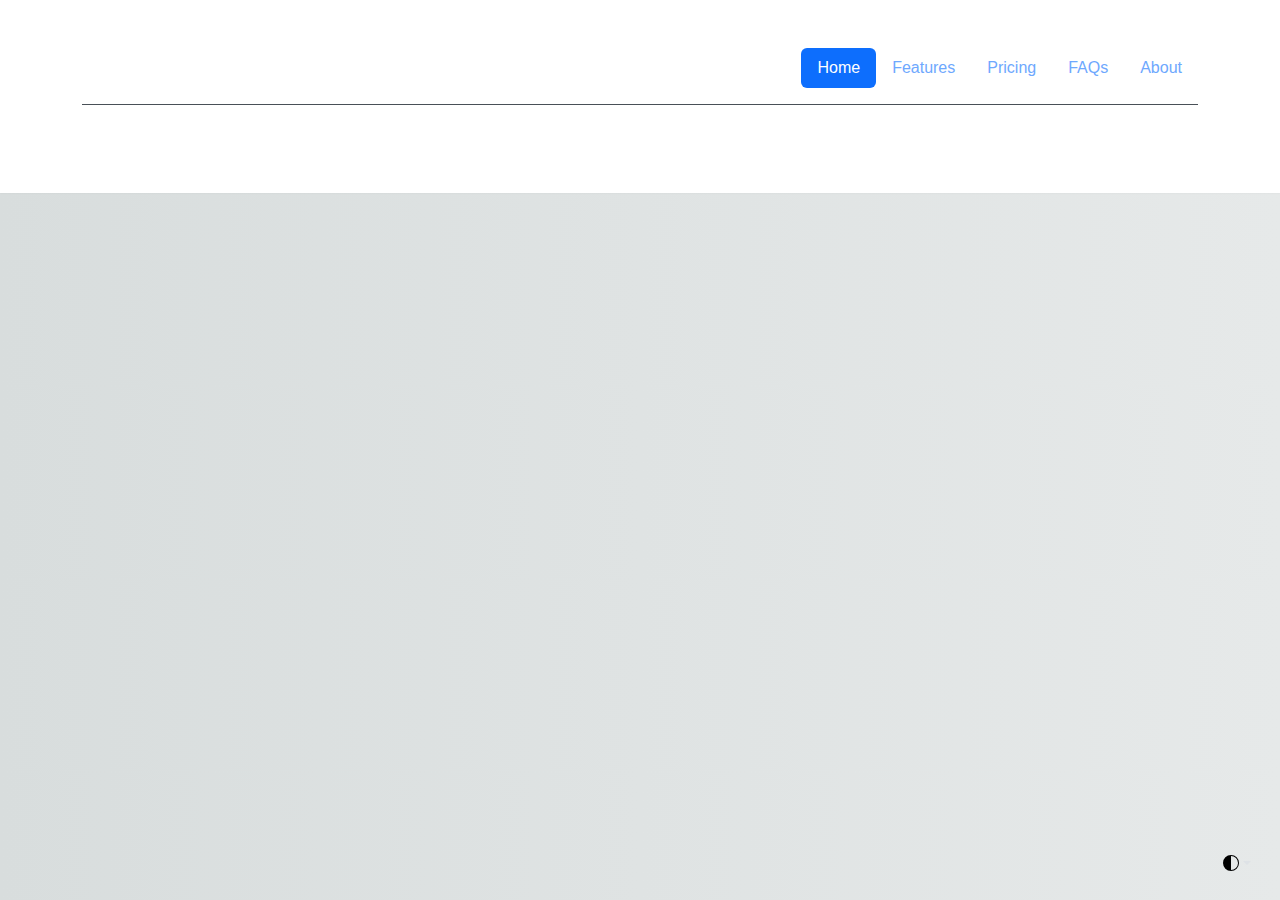
<file: index.html>
<!DOCTYPE html>
<html lang="en" data-bs-theme="dark">
  <head>
    <meta charset="utf-8" />
    <meta name="viewport" content="width=device-width, initial-scale=1" />
    <meta name="description" content="" />
    <meta name="Chianne" content="" />
    <meta name="generator" content="Hugo 0.122.0" />
    <title>Ddraig Goch</title>
    <link
      rel="canonical"
      href="https://getbootstrap.com/docs/5.3/examples/product/"
    />
    <link
      href="https://cdn.jsdelivr.net/npm/bootstrap@5.3.3/dist/css/bootstrap.min.css"
      rel="stylesheet"
      integrity="sha384-QWTKZyjpPEjISv5WaRU9OFeRpok6YctnYmDr5pNlyT2bRjXh0JMhjY6hW+ALEwIH"
      crossorigin="anonymous"
    />

    <style>
     
    </style>
    <link rel="stylesheet" href="style.css" />
  </head>
  <body>
    <!-- Dark mode -->
    <svg xmlns="http://www.w3.org/2000/svg" class="d-none">
      <symbol id="check2" viewBox="0 0 16 16">
        <path
          d="M13.854 3.646a.5.5 0 0 1 0 .708l-7 7a.5.5 0 0 1-.708 0l-3.5-3.5a.5.5 0 1 1 .708-.708L6.5 10.293l6.646-6.647a.5.5 0 0 1 .708 0z"
        />
      </symbol>
      <symbol id="circle-half" viewBox="0 0 16 16">
        <path d="M8 15A7 7 0 1 0 8 1v14zm0 1A8 8 0 1 1 8 0a8 8 0 0 1 0 16z" />
      </symbol>
      <symbol id="moon-stars-fill" viewBox="0 0 16 16">
        <path
          d="M6 .278a.768.768 0 0 1 .08.858 7.208 7.208 0 0 0-.878 3.46c0 4.021 3.278 7.277 7.318 7.277.527 0 1.04-.055 1.533-.16a.787.787 0 0 1 .81.316.733.733 0 0 1-.031.893A8.349 8.349 0 0 1 8.344 16C3.734 16 0 12.286 0 7.71 0 4.266 2.114 1.312 5.124.06A.752.752 0 0 1 6 .278z"
        />
        <path
          d="M10.794 3.148a.217.217 0 0 1 .412 0l.387 1.162c.173.518.579.924 1.097 1.097l1.162.387a.217.217 0 0 1 0 .412l-1.162.387a1.734 1.734 0 0 0-1.097 1.097l-.387 1.162a.217.217 0 0 1-.412 0l-.387-1.162A1.734 1.734 0 0 0 9.31 6.593l-1.162-.387a.217.217 0 0 1 0-.412l1.162-.387a1.734 1.734 0 0 0 1.097-1.097l.387-1.162zM13.863.099a.145.145 0 0 1 .274 0l.258.774c.115.346.386.617.732.732l.774.258a.145.145 0 0 1 0 .274l-.774.258a1.156 1.156 0 0 0-.732.732l-.258.774a.145.145 0 0 1-.274 0l-.258-.774a1.156 1.156 0 0 0-.732-.732l-.774-.258a.145.145 0 0 1 0-.274l.774-.258c.346-.115.617-.386.732-.732L13.863.1z"
        />
      </symbol>
      <symbol id="sun-fill" viewBox="0 0 16 16">
        <path
          d="M8 12a4 4 0 1 0 0-8 4 4 0 0 0 0 8zM8 0a.5.5 0 0 1 .5.5v2a.5.5 0 0 1-1 0v-2A.5.5 0 0 1 8 0zm0 13a.5.5 0 0 1 .5.5v2a.5.5 0 0 1-1 0v-2A.5.5 0 0 1 8 13zm8-5a.5.5 0 0 1-.5.5h-2a.5.5 0 0 1 0-1h2a.5.5 0 0 1 .5.5zM3 8a.5.5 0 0 1-.5.5h-2a.5.5 0 0 1 0-1h2A.5.5 0 0 1 3 8zm10.657-5.657a.5.5 0 0 1 0 .707l-1.414 1.415a.5.5 0 1 1-.707-.708l1.414-1.414a.5.5 0 0 1 .707 0zm-9.193 9.193a.5.5 0 0 1 0 .707L3.05 13.657a.5.5 0 0 1-.707-.707l1.414-1.414a.5.5 0 0 1 .707 0zm9.193 2.121a.5.5 0 0 1-.707 0l-1.414-1.414a.5.5 0 0 1 .707-.707l1.414 1.414a.5.5 0 0 1 0 .707zM4.464 4.465a.5.5 0 0 1-.707 0L2.343 3.05a.5.5 0 1 1 .707-.707l1.414 1.414a.5.5 0 0 1 0 .708z"
        />
      </symbol>
    </svg>

    <div
      class="dropdown position-fixed bottom-0 end-0 mb-3 me-3 bd-mode-toggle"
    >
      <button
        class="btn btn-bd-primary py-2 dropdown-toggle d-flex align-items-center"
        id="bd-theme"
        type="button"
        aria-expanded="false"
        data-bs-toggle="dropdown"
        aria-label="Toggle theme (auto)"
      >
        <svg class="bi my-1 theme-icon-active" width="1em" height="1em">
          <use href="#circle-half"></use>
        </svg>
        <span class="visually-hidden" id="bd-theme-text">Toggle theme</span>
      </button>
      <ul
        class="dropdown-menu dropdown-menu-end shadow"
        aria-labelledby="bd-theme-text"
      >
        <li>
          <button
            type="button"
            class="dropdown-item d-flex align-items-center"
            data-bs-theme-value="light"
            aria-pressed="false"
          >
            <svg class="bi me-2 opacity-50" width="1em" height="1em">
              <use href="#sun-fill"></use>
            </svg>
            Light
            <svg class="bi ms-auto d-none" width="1em" height="1em">
              <use href="#check2"></use>
            </svg>
          </button>
        </li>
        <li>
          <button
            type="button"
            class="dropdown-item d-flex align-items-center"
            data-bs-theme-value="dark"
            aria-pressed="false"
          >
            <svg class="bi me-2 opacity-50" width="1em" height="1em">
              <use href="#moon-stars-fill"></use>
            </svg>
            Dark
            <svg class="bi ms-auto d-none" width="1em" height="1em">
              <use href="#check2"></use>
            </svg>
          </button>
        </li>
        <li>
          <button
            type="button"
            class="dropdown-item d-flex align-items-center active"
            data-bs-theme-value="auto"
            aria-pressed="true"
          >
            <svg class="bi me-2 opacity-50" width="1em" height="1em">
              <use href="#circle-half"></use>
            </svg>
            Auto
            <svg class="bi ms-auto d-none" width="1em" height="1em">
              <use href="#check2"></use>
            </svg>
          </button>
        </li>
      </ul>
    </div>

    <!-- Header -->
    <div class="container">
      <header
        class="d-flex flex-wrap justify-content-center py-3 mb-4 border-bottom"
      >
        <a
          href="/"
          class="d-flex align-items-center mb-3 mb-md-0 me-md-auto link-body-emphasis text-decoration-none"
        >
          <svg class="bi me-2" width="40" height="32">
            <use xlink:href="#bootstrap" />
          </svg>
          <span class="fs-4">Simple header</span>
        </a>

        <ul class="nav nav-pills">
          <li class="nav-item">
            <a href="#" class="nav-link active" aria-current="page">Home</a>
          </li>
          <li class="nav-item"><a href="#" class="nav-link">Features</a></li>
          <li class="nav-item"><a href="#" class="nav-link">Pricing</a></li>
          <li class="nav-item"><a href="#" class="nav-link">FAQs</a></li>
          <li class="nav-item"><a href="#" class="nav-link">About</a></li>
        </ul>
      </header>
    </div>
    <script
      src="https://cdn.jsdelivr.net/npm/bootstrap@5.3.3/dist/js/bootstrap.bundle.min.js"
      integrity="sha384-YvpcrYf0tY3lHB60NNkmXc5s9fDVZLESaAA55NDzOxhy9GkcIdslK1eN7N6jIeHz"
      crossorigin="anonymous"
    ></script>
  </body>
</html>
</file>
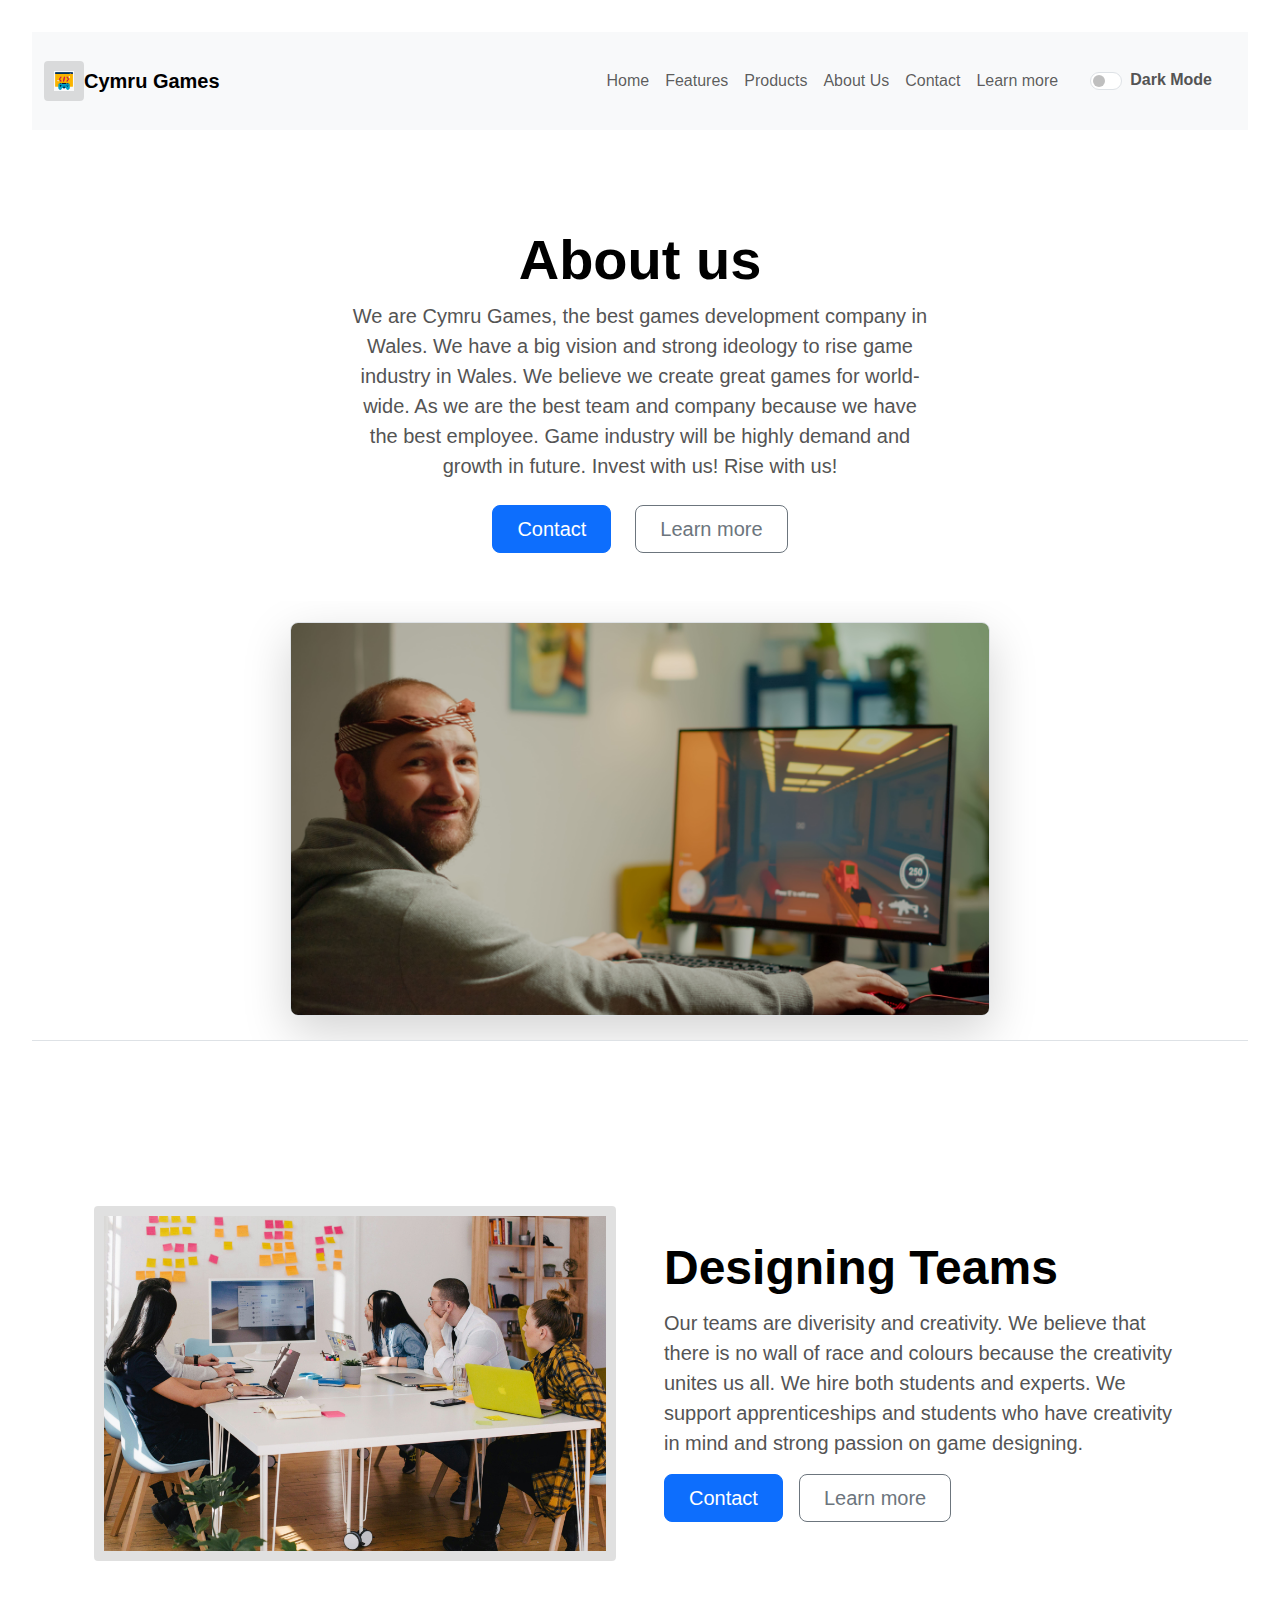
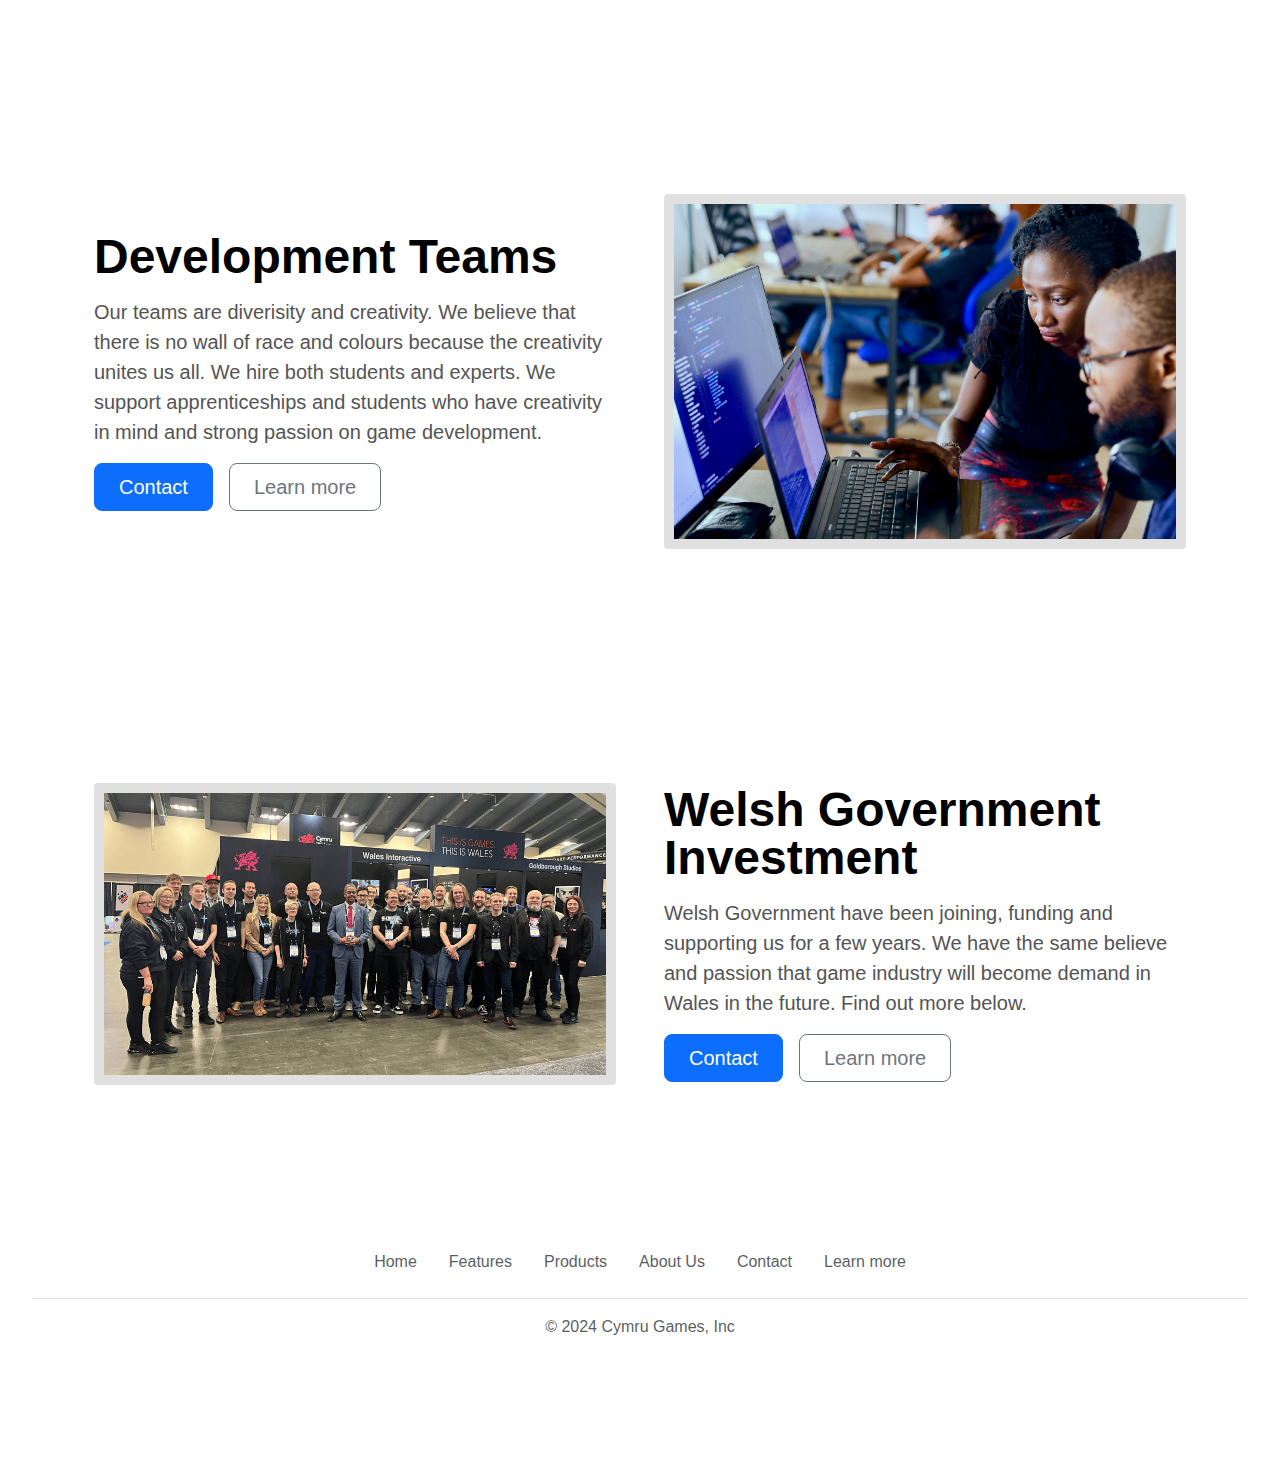
<file: aboutus.html>
<!DOCTYPE html>
<html lang="en" id="htmlPage">
  <head>
    <meta charset="utf-8" />
    <meta name="viewport" content="width=device-width, initial-scale=1" />
    <title>About us</title>
    <link
      href="https://cdn.jsdelivr.net/npm/bootstrap@5.3.3/dist/css/bootstrap.min.css"
      rel="stylesheet"
      integrity="sha384-QWTKZyjpPEjISv5WaRU9OFeRpok6YctnYmDr5pNlyT2bRjXh0JMhjY6hW+ALEwIH"
      crossorigin="anonymous"
    />
    <link rel="icon" type="image/x-icon" href="./Assets/Images/logo.png" />
    <link rel="stylesheet" href="style.css" />
  </head>
  <body data-bs-theme="light">
    <!-- Header (Navigation bar) -->
    <nav class="navbar navbar-expand-lg bg-body-tertiary">
      <div class="container-fluid d-flex justify-content-between">
        <img src="./Assets/Images/logo.png" width="40" alt="A logo image" />
        <a class="navbar-brand" href="#"><b>Cymru Games</b></a>

        <button
          class="navbar-toggler"
          type="button"
          data-bs-toggle="collapse"
          data-bs-target="#navbarNav"
          aria-controls="navbarNav"
          aria-expanded="false"
          aria-label="Toggle navigation"
        >
          <span class="navbar-toggler-icon"></span>
        </button>
        <div
          class="collapse navbar-collapse d-lg-flex justify-content-lg-end"
          id="navbarNav"
        >
          <ul class="navbar-nav">
            <li class="nav-item">
              <a class="nav-link" href="index.html">Home</a>
            </li>
            <li class="nav-item">
              <a class="nav-link" href="features.html">Features</a>
            </li>
            <li class="nav-item">
              <a class="nav-link" href="product.html">Products</a>
            </li>
            <li class="nav-item">
              <a class="nav-link" href="aboutus.html">About Us</a>
            </li>
            <li class="nav-item">
              <a class="nav-link" href="contact.html">Contact</a>
            </li>
            <li class="nav-item">
              <a class="nav-link" href="learnmore.html">Learn more</a>
            </li>
          </ul>
          <div class="form-check form-switch mx-4">
            <label for="flexSwitchCheckChecked"><b>Dark Mode</b></label>
            <input
              class="form-check-input p-2"
              type="checkbox"
              role="switch"
              id="flexSwitchCheckChecked"
              onclick="darkMode()"
            />
          </div>
        </div>
      </div>
    </nav>

    <!-- Main content area -->
    <div class="px-4 pt-5 my-5 text-center border-bottom">
      <h1 class="display-4 fw-bold text-body-emphasis">About us</h1>
      <div class="col-lg-6 mx-auto">
        <p class="lead mb-4">
          We are Cymru Games, the best games development company in Wales. We have a big vision and strong ideology to rise game industry in Wales. We believe we create great games for world-wide. As we are the best team and company because we have the best employee. Game industry will be highly demand and growth in future. Invest with us! Rise with us! 
        </p>
        <div class="d-grid gap-2 d-sm-flex justify-content-sm-center mb-5">
          <button type="button" class="btn btn-primary btn-lg px-4 me-sm-3" onclick="contactButton()">
            Contact
          </button>
          <button type="button" class="btn btn-outline-secondary btn-lg px-4" onclick="learnMore()">
            Learn more
          </button>
        </div>
      </div>
      <div class="overflow-hidden" style="max-height: 60vh;">
        <div class="container px-5">
          <img
            src="./Assets/Images/man-look-at-camera.jpg"
            class="img-fluid border rounded-3 shadow-lg mb-4"
            alt="Example image"
            width="700"
            height="500"
            loading="lazy"
          />
        </div>
      </div>
    </div>
    <div class="container col-xxl-8 px-4 py-5">
      <div class="row flex-lg-row-reverse align-items-center g-5 py-5">
        <div class="col-10 col-sm-8 col-lg-6 order-lg-2">
          <img
            src="./Assets/Images/developers-discussing.jpg"
            class="d-block mx-lg-auto img-fluid"
            alt="Bootstrap Themes"
            width="700"
            height="500"
            loading="lazy"
          />
        </div>
        <div class="col-lg-6 order-lg-1">
          <h1 class="display-5 fw-bold text-body-emphasis lh-1 mb-3">
            Designing Teams
          </h1>
          <p class="lead">
           Our teams are diverisity and creativity. We believe that there is no wall of race and colours because the creativity unites us all. We hire both students and experts. We support apprenticeships and students who have creativity in mind and strong passion on game designing.
          </p>
          <div class="d-grid gap-2 d-md-flex justify-content-md-start">
            <button type="button" class="btn btn-primary btn-lg px-4 me-md-2" onclick="contactButton()">
              Contact
            </button>
            <button type="button"   class="btn btn-outline-secondary btn-lg px-4" onclick="learnMore()">
              Learn more
            </button>
          </div>
        </div>
      </div>
    </div>
    <div class="container col-xxl-8 px-4 py-5">
      <div class="row flex-lg-row-reverse align-items-center g-5 py-5">
        <div class="col-10 col-sm-8 col-lg-6">
          <img
            src="./Assets/Images/developers-working.jpg"
            class="d-block mx-lg-auto img-fluid"
            alt="Bootstrap Themes"
            width="700"
            height="500"
            loading="lazy"
          />
        </div>
        <div class="col-lg-6">
          <h1 class="display-5 fw-bold text-body-emphasis lh-1 mb-3">
            Development Teams
          </h1>
          <p class="lead">
            Our teams are diverisity and creativity. We believe that there is no wall of race and colours because the creativity unites us all. We hire both students and experts. We support apprenticeships and students who have creativity in mind and strong passion on game development.
          </p>
          <div class="d-grid gap-2 d-md-flex justify-content-md-start">
            <button type="button" class="btn btn-primary btn-lg px-4 me-md-2" onclick="contactButton()">
              Contact
            </button>
            <button type="button"  class="btn btn-outline-secondary btn-lg px-4" onclick="learnMore()">
              Learn more
            </button>
          </div>
        </div>
      </div>
    </div>
    <div class="container col-xxl-8 px-4 py-5">
      <div class="row flex-lg-row-reverse align-items-center g-5 py-5">
        <div class="col-10 col-sm-8 col-lg-6 order-lg-2">
          <img
            src="./Assets/Images/Welsh-gov-invest-game-industry.png"
            class="d-block mx-lg-auto img-fluid"
            alt="Bootstrap Themes"
            width="700"
            height="500"
            loading="lazy"
          />
        </div>
        <div class="col-lg-6 order-lg-1">
          <h1 class="display-5 fw-bold text-body-emphasis lh-1 mb-3">
            Welsh Government Investment
          </h1>
          <p class="lead">
            Welsh Government have been joining, funding and supporting us for a few years. We have the same believe and passion that game industry will become demand in Wales in the future. Find out more below.
          </p>
          <div class="d-grid gap-2 d-md-flex justify-content-md-start">
            <button type="button" class="btn btn-primary btn-lg px-4 me-md-2" onclick="contactButton()">
              Contact
            </button>
            <button type="button"   class="btn btn-outline-secondary btn-lg px-4" onclick="welshGov()">
              Learn more
            </button>
          </div>
        </div>
      </div>
    </div>
    <!-- Footer (Navigation bar) -->
    <footer class="py-3 my-4">
      <ul class="nav justify-content-center border-bottom pb-3 mb-3">
        <li class="nav-item">
          <a class="nav-link text-body-secondary" href="index.html">Home</a>
        </li>
        <li class="nav-item">
          <a class="nav-link text-body-secondary" href="features.html"
            >Features</a
          >
        </li>
        <li class="nav-item">
          <a class="nav-link text-body-secondary" href="product.html"
            >Products</a
          >
        </li>
        <li class="nav-item">
          <a class="nav-link text-body-secondary" href="aboutus.html"
            >About Us</a
          >
        </li>
        <li class="nav-item">
          <a class="nav-link text-body-secondary" href="contact.html"
            >Contact</a
          >
        </li>
        <li class="nav-item">
          <a class="nav-link text-body-secondary" href="learnmore.html"
            >Learn more</a
          >
        </li>
      </ul>
      <p class="text-center text-body-secondary">
        &copy; 2024 Cymru Games, Inc
      </p>
    </footer>

    <script
      src="https://cdn.jsdelivr.net/npm/bootstrap@5.3.3/dist/js/bootstrap.bundle.min.js"
      integrity="sha384-YvpcrYf0tY3lHB60NNkmXc5s9fDVZLESaAA55NDzOxhy9GkcIdslK1eN7N6jIeHz"
      crossorigin="anonymous"
    ></script>
    <script src="app.js"></script>
  </body>
  <script>
    function darkMode() {
      var element = document.body;
      element.dataset.bsTheme =
        element.dataset.bsTheme == "light" ? "dark" : "light";
    }
  </script>
</html>
</file>
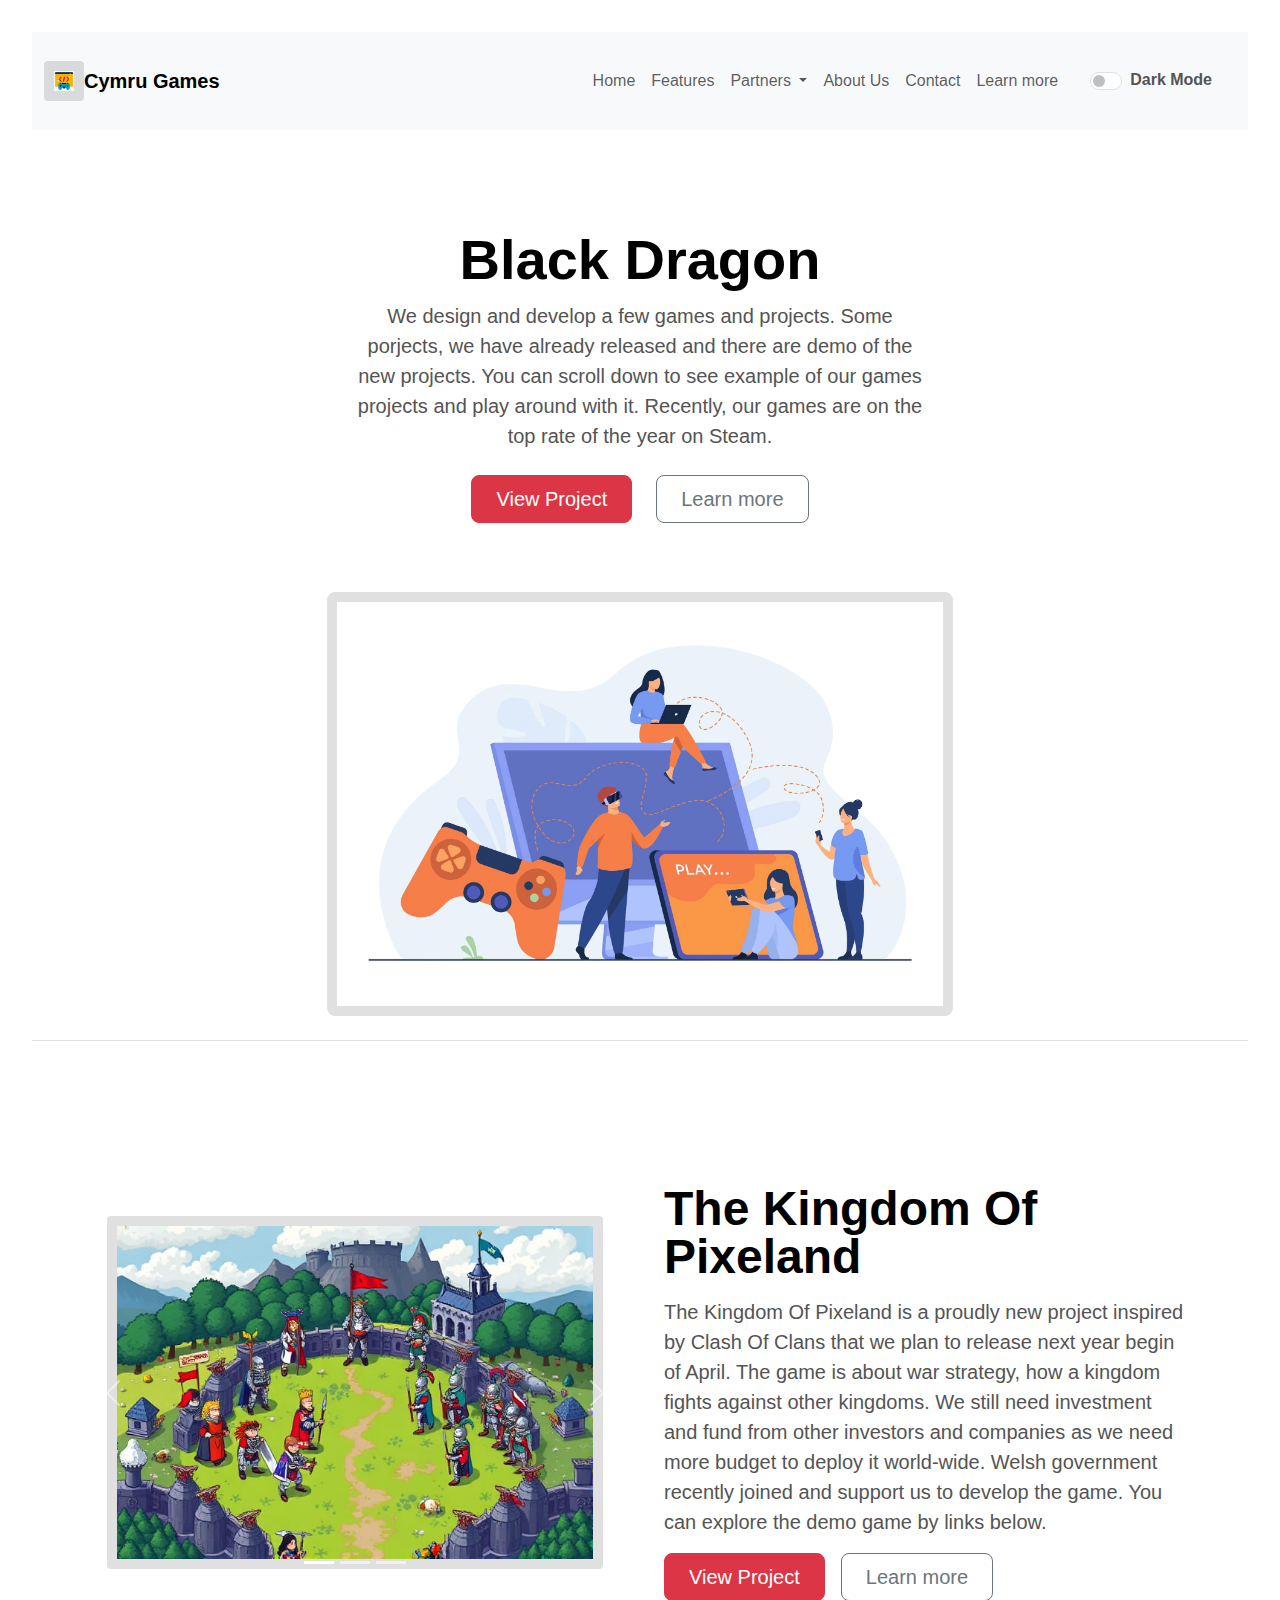
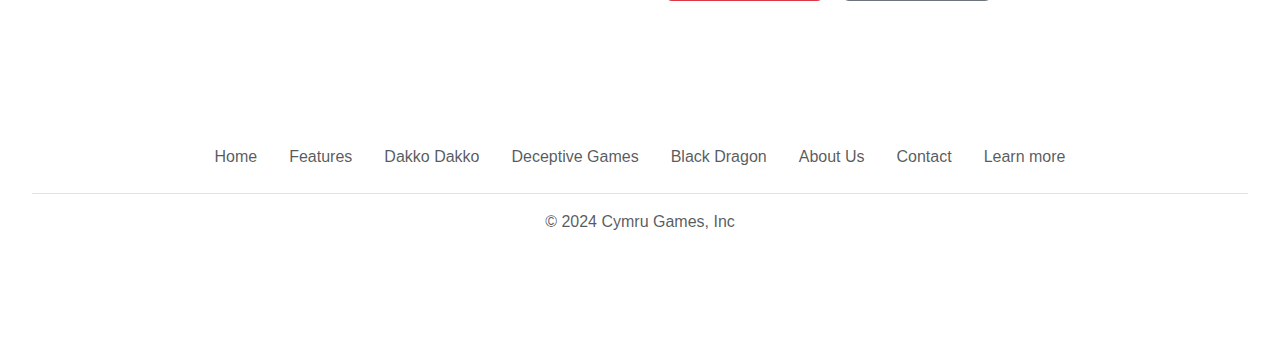
<file: blackdragon.html>
<!DOCTYPE html>
<html lang="en" id="htmlPage">
  <head>
    <meta charset="utf-8" />
    <meta name="viewport" content="width=device-width, initial-scale=1" />
    <title>Black Dragon</title>
    <link
      href="https://cdn.jsdelivr.net/npm/bootstrap@5.3.3/dist/css/bootstrap.min.css"
      rel="stylesheet"
      integrity="sha384-QWTKZyjpPEjISv5WaRU9OFeRpok6YctnYmDr5pNlyT2bRjXh0JMhjY6hW+ALEwIH"
      crossorigin="anonymous"
    />
    <link rel="icon" type="image/x-icon" href="./Assets/Images/logo.png">
    <link rel="stylesheet" href="style.css" />
  </head>
  <body data-bs-theme="light">
    <!-- Header (Navigation bar) -->
    <nav class="navbar navbar-expand-lg bg-body-tertiary sticky-top">
      <div class="container-fluid d-flex justify-content-between">
        <img src="./Assets/Images/logo.png" width="40" alt="A logo image" />
        <a class="navbar-brand" href="#"><b>Cymru Games</b></a>

        <button
          class="navbar-toggler"
          type="button"
          data-bs-toggle="collapse"
          data-bs-target="#navbarNav"
          aria-controls="navbarNav"
          aria-expanded="false"
          aria-label="Toggle navigation"
        >
          <span class="navbar-toggler-icon"></span>
        </button>
        <div
          class="collapse navbar-collapse d-lg-flex justify-content-lg-end"
          id="navbarNav"
        >
          <ul class="navbar-nav">
            <li class="nav-item">
              <a class="nav-link" href="index.html">Home</a>
            </li>
            <li class="nav-item">
              <a class="nav-link" href="features.html">Features</a>
            </li>
            <li class="nav-item dropdown">
              <a class="nav-link dropdown-toggle" href="#" role="button" data-bs-toggle="dropdown" aria-expanded="false">
                Partners
              </a>
              <ul class="dropdown-menu">
                <li><a class="dropdown-item" href="dakko.html">Dakko Dakko</a></li>
                <li><a class="dropdown-item" href="deceptive-games.html">Deceptive Games</a></li>
                <li><a class="dropdown-item" href="blackdragon.html">Black Dragon</a></li>
              </ul>
            </li>
            <li class="nav-item">
              <a class="nav-link" href="aboutus.html">About Us</a>
            </li>
            <li class="nav-item">
              <a class="nav-link" href="contact.html">Contact</a>
            </li>
            <li class="nav-item">
              <a class="nav-link" href="learnmore.html">Learn more</a>
            </li>
          </ul>
          <div class="form-check form-switch mx-4">
            <label for="flexSwitchCheckChecked"><b>Dark Mode</b></label>
            <input
              class="form-check-input p-2"
              type="checkbox"
              role="switch"
              id="toggleDarkMode"
              
            />
          </div>
        </div>
      </div>
    </nav>

    <!-- Main content area -->
    <div class="px-4 pt-5 my-5 text-center border-bottom">
      <h1 class="display-4 fw-bold text-body-emphasis">Black Dragon</h1>
      <div class="col-lg-6 mx-auto">
        <p class="lead mb-4">
          We design and develop a few games and projects. Some porjects, we have already released and there are demo of the new projects. You can scroll down to see example of our games projects and play around with it. Recently, our games are on the top rate of the year on Steam.
        </p>
        <div class="d-grid gap-2 d-sm-flex justify-content-sm-center mb-5">
          <button type="button" class="btn btn-danger btn-lg px-4 me-sm-3" title="a button link to Black Dragon website" onclick="window.open('https://www.blackdragon-studios.com/')">
            View Project
          </button>
          <button type="button" class="btn btn-outline-secondary btn-lg px-4" title="a button link to learn more page" onclick="learnMore()">
            Learn more
          </button>
        </div>
      </div>
      <div class="overflow-hidden">
        <div class="container px-lg-5">
          <img
            src="./Assets/Images/product-hero-image.png"
            class="rounded-3 mb-4 feature-image p-0"
            alt="A graphic image of 3 guys with big game computer devices"
            style="width: 60%;"
            loading="lazy"
          />
        </div>
      </div>
    </div>
   
  
   
    <div class="container col-xxl-8 px-4 py-5">
      <div class="row flex-lg-row-reverse align-items-center g-5 py-5">
        <div class="carousel slide col-10 col-sm-8 col-lg-6 order-lg-2" id="carouselExampleIndicators">
          <div class="carousel-indicators">
            <button type="button" data-bs-target="#carouselExampleIndicators" data-bs-slide-to="0" class="active" aria-current="true" aria-label="Slide 1"></button>
            <button type="button" data-bs-target="#carouselExampleIndicators" data-bs-slide-to="1" aria-label="Slide 2"></button>
            <button type="button" data-bs-target="#carouselExampleIndicators" data-bs-slide-to="2" aria-label="Slide 3"></button>
          </div>
          <div class="carousel-inner">
            <div class="carousel-item active">
              <img src="Assets/Images/Pixel-army-fighting.jpeg" alt="A pixel game graphic image of knights fighting" class="d-block w-100" alt="...">
            </div>
            <div class="carousel-item">
              <img src="Assets/Images/Darken-knights-in-red-castle.jpeg" alt="A pixel game graphic image of knights protect castle at night"  class="d-block w-100" alt="...">
            </div>
            <div class="carousel-item">
              <img src="Assets/Images/Pixel-castle-with-guardians.jpeg"  alt="A pixel game graphic image of gaurdians protect the castle in the day" class="d-block w-100" alt="...">
            </div>
          </div>
          <button class="carousel-control-prev" type="button" data-bs-target="#carouselExampleIndicators" data-bs-slide="prev">
            <span class="carousel-control-prev-icon" aria-hidden="true"></span>
            <span class="visually-hidden">Previous</span>
          </button>
          <button class="carousel-control-next" type="button" data-bs-target="#carouselExampleIndicators" data-bs-slide="next">
            <span class="carousel-control-next-icon" aria-hidden="true"></span>
            <span class="visually-hidden">Next</span>
          </button>
        </div>
        <div class="col-lg-6 order-lg-1">
          <h1 class="display-5 fw-bold text-body-emphasis lh-1 mb-3">
            The Kingdom Of Pixeland
          </h1>
          <p class="lead">
            The Kingdom Of Pixeland is a proudly new project inspired by Clash Of Clans that we plan to release next year begin of April. The game is about war strategy, how a kingdom fights against other kingdoms. We still need investment and fund from other investors and companies as we need more budget to deploy it world-wide. Welsh government recently joined and support us to develop the game. You can explore the demo game by links below.
          </p>
          <div class="d-grid gap-2 d-md-flex justify-content-md-start">
            <button type="button" class="btn btn-danger btn-lg px-4 me-md-2" title="a button link to Black Dragon website" onclick=" window.open('https://www.blackdragon-studios.com/')">
              View Project
            </button>
            <button type="button" class="btn btn-outline-secondary btn-lg px-4" title="a button link to learn more page" onclick="learnMore()">
              Learn more 
            </button>
          </div>
        </div>
      </div>
    </div>

   
    <!-- Footer (Navigation bar) -->
    <footer class="py-3 my-4">
      <ul class="nav justify-content-center border-bottom pb-3 mb-3">
        <li class="nav-item">
          <a class="nav-link text-body-secondary" href="index.html">Home</a>
        </li>
        <li class="nav-item">
          <a class="nav-link text-body-secondary" href="features.html"
            >Features</a
          >
        </li>
        <li class="nav-item">
          <a class="nav-link text-body-secondary" href="dakko.html">Dakko Dakko</a>
        </li>
        <li class="nav-item">
          <a class="nav-link text-body-secondary" href="deceptive-games.html">Deceptive Games</a>
        </li>
        <li class="nav-item">
          <a class="nav-link text-body-secondary" href="blackdragon.html">Black Dragon</a>
        </li>
        <li class="nav-item">
          <a class="nav-link text-body-secondary" href="aboutus.html"
            >About Us</a
          >
        </li>
        <li class="nav-item">
          <a class="nav-link text-body-secondary" href="contact.html"
            >Contact</a
          >
        </li>
        <li class="nav-item">
          <a class="nav-link text-body-secondary" href="learnmore.html"
            >Learn more</a
          >
        </li>
      </ul>
      <p class="text-center text-body-secondary">
        &copy; 2024 Cymru Games, Inc
      </p>
    </footer>

    <script
      src="https://cdn.jsdelivr.net/npm/bootstrap@5.3.3/dist/js/bootstrap.bundle.min.js"
      integrity="sha384-YvpcrYf0tY3lHB60NNkmXc5s9fDVZLESaAA55NDzOxhy9GkcIdslK1eN7N6jIeHz"
      crossorigin="anonymous"
    ></script>
  </body>
  <script src="app.js"></script>
  <script>
    const toggleButton = document.getElementById('toggleDarkMode');
    const bodyElement = document.body;

    // Check if dark mode is enabled in localStorage
   if (localStorage.getItem('theme') === 'dark') {
      bodyElement.setAttribute('data-bs-theme', 'dark');
    } else {
      bodyElement.setAttribute('data-bs-theme', 'light');
    }

    // Toggle dark mode on button click
    toggleButton.addEventListener('click', function() {
      const currentTheme = bodyElement.getAttribute('data-bs-theme');
      
      // Toggle between dark and light mode
      if (currentTheme === 'dark') {
        bodyElement.setAttribute('data-bs-theme', 'light');
        localStorage.setItem('theme', 'light');
      } else {
        bodyElement.setAttribute('data-bs-theme', 'dark');
        localStorage.setItem('theme', 'dark');
      }
    });
          
    const checkbox = document.getElementById('toggleDarkMode');
    
    // On page load, check if the checkbox was previously checked
    if (localStorage.getItem('checkboxState') === 'checked') {
      checkbox.checked = true;
    }

    // Add event listener to the checkbox
    checkbox.addEventListener('change', function() {
      // Save the checkbox state in localStorage when it changes
      if (checkbox.checked) {
        localStorage.setItem('checkboxState', 'checked');
      } else {
        localStorage.setItem('checkboxState', 'unchecked');
      }
    });
  </script>
</html>
</file>
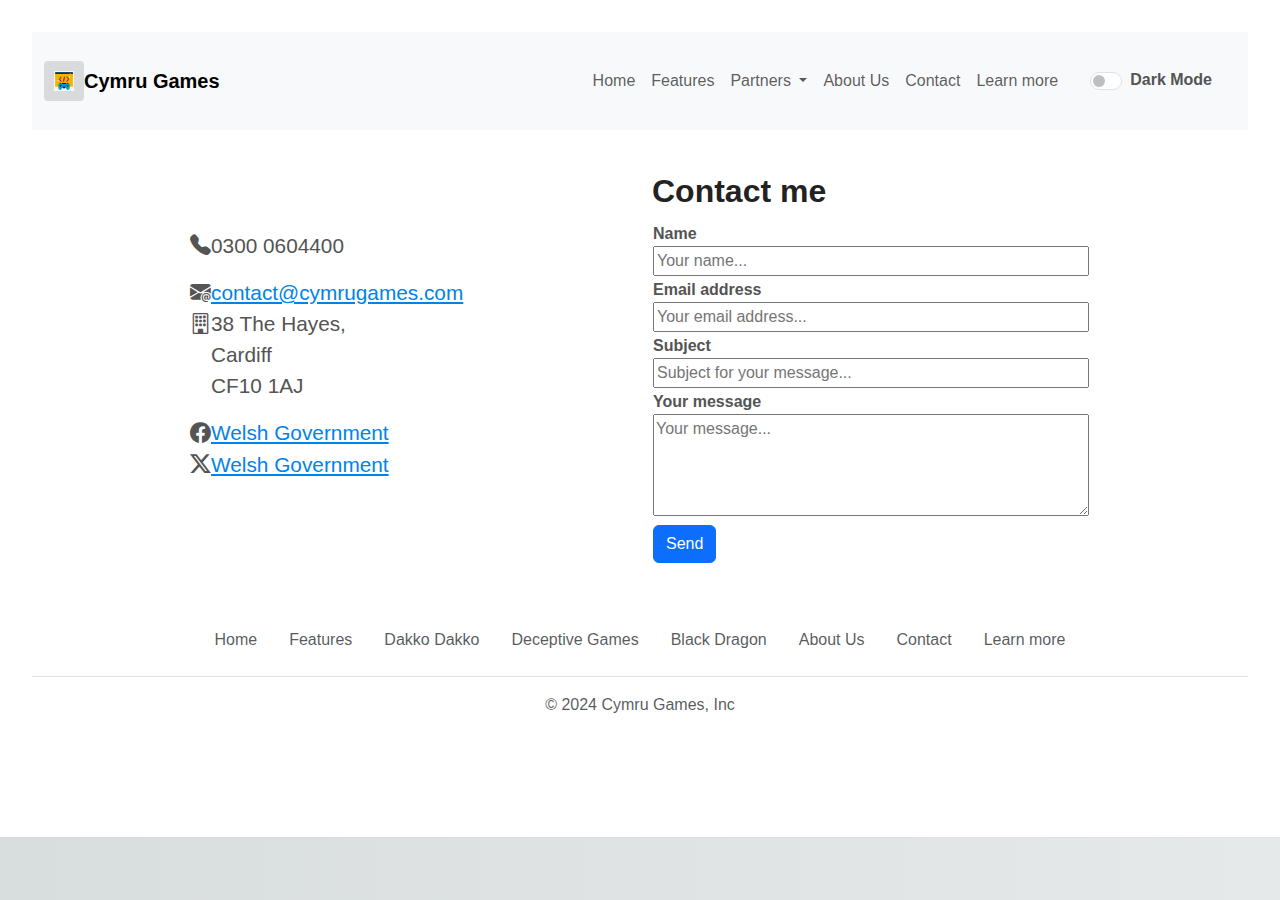
<file: contact.html>
<!DOCTYPE html>
<html lang="en" id="htmlPage">
  <head>
    <meta charset="utf-8" />
    <meta name="viewport" content="width=device-width, initial-scale=1" />
    <title>Contact us</title>
    <link
      href="https://cdn.jsdelivr.net/npm/bootstrap@5.3.3/dist/css/bootstrap.min.css"
      rel="stylesheet"
      integrity="sha384-QWTKZyjpPEjISv5WaRU9OFeRpok6YctnYmDr5pNlyT2bRjXh0JMhjY6hW+ALEwIH"
      crossorigin="anonymous"
    />
    <link rel="icon" type="image/x-icon" href="./Assets/Images/logo.png" />
    <link
      rel="stylesheet"
      href="https://cdn.jsdelivr.net/npm/bootstrap-icons@1.11.3/font/bootstrap-icons.min.css"
    />
    <link rel="stylesheet" href="style.css" />
  </head>
  <body data-bs-theme="light">
    <nav class="navbar navbar-expand-lg bg-body-tertiary sticky-top">
      <div class="container-fluid d-flex justify-content-between">
        <img src="./Assets/Images/logo.png" width="40" alt="A logo image" />
        <a class="navbar-brand" href="#"><b>Cymru Games</b></a>

        <button
          class="navbar-toggler"
          type="button"
          data-bs-toggle="collapse"
          data-bs-target="#navbarNav"
          aria-controls="navbarNav"
          aria-expanded="false"
          aria-label="Toggle navigation"
        >
          <span class="navbar-toggler-icon"></span>
        </button>
        <div
          class="collapse navbar-collapse d-lg-flex justify-content-lg-end"
          id="navbarNav"
        >
          <ul class="navbar-nav">
            <li class="nav-item">
              <a class="nav-link" href="index.html">Home</a>
            </li>
            <li class="nav-item">
              <a class="nav-link" href="features.html">Features</a>
            </li>
            <li class="nav-item dropdown">
              <a class="nav-link dropdown-toggle" href="#" role="button" data-bs-toggle="dropdown" aria-expanded="false">
                Partners
              </a>
              <ul class="dropdown-menu">
                <li><a class="dropdown-item" href="dakko.html">Dakko Dakko</a></li>
                <li><a class="dropdown-item" href="deceptive-games.html">Deceptive Games</a></li>
                <li><a class="dropdown-item" href="blackdragon.html">Black Dragon</a></li>
              </ul>
            </li>
            <li class="nav-item">
              <a class="nav-link" href="aboutus.html">About Us</a>
            </li>
            <li class="nav-item">
              <a class="nav-link" href="contact.html">Contact</a>
            </li>
            <li class="nav-item">
              <a class="nav-link" href="learnmore.html">Learn more</a>
            </li>
          </ul>
          <div class="form-check form-switch mx-4">
            <label for="flexSwitchCheckChecked"><b>Dark Mode</b></label>
            <input
              class="form-check-input p-2"
              type="checkbox"
              role="switch"
              id="toggleDarkMode"
              
            />
          </div>
        </div>
      </div>
    </nav>

    <!-- Main -->

    <div
      class="row contact-box d-lg-flex justify-content-lg-center align-items-lg-center m-0 p-0"
    >
      <!-- text div -->
      <div class="col-md-6 d-flex justify-content-center align-items-center order-lg-1 order-2" style="font-size: 1.3rem;">
        <div class="w-50">
          <div class="d-flex">
            <i class="bi bi-telephone-fill"></i>
            <p>0300 0604400</p>
          </div>
          <div class="d-flex">
            <i class="bi bi-envelope-at-fill"></i
            ><a href="mailto:contact@cymrugames.com">contact@cymrugames.com</a>
          </div>
          <div class="d-flex">
            <i class="bi bi-building"></i>
            <address>
              38 The Hayes,
              <br />
              Cardiff
              <br />
              CF10 1AJ
            </address>
          </div>
          <div class="d-flex">
            <i class="bi bi-facebook"></i
            ><a
              href="https://www.facebook.com/welshgovernment/?ref=bookmarks"
              target="_blank"
              >Welsh Government</a
            >
          </div>
          <div class="d-flex">
            <i class="bi bi-twitter-x"></i
            ><a href="https://x.com/WelshGovernment" target="_blank"
              >Welsh Government</a
            >
          </div>
        </div>
      </div>
      <div class="col-md-6 order-lg-2 order-1 pt-5 pt-md-0">
        <form
          name="contactMe"
          action="https://formspree.io/f/xanyppgr"
          method="POST"
          
          class="d-flex flex-column justify-content-center align-items-center d-lg-block"
        >
          <h2><b>Contact me</b></h2>
          <table class="w-75">
            <tr>
              <td>
                <label for="name"><b>Name</b></label><br />
                <input
                  type="text"
                  id="name"
                  class="w-100"
                  name="name"
                  placeholder="Your name..."
                 required/>
              </td>
            </tr>
            <tr>
              <td>
                <label for="email"><b>Email address</b></label><br />
                <input
                  type="text"
                  id="email"
                  class="w-100"
                  name="email"
                  placeholder="Your email address..."
                  required
                />
              </td>
            </tr>
            <tr>
              <td>
                <label for="subject"><b>Subject</b></label><br />
                <input
                  type="text"
                  id="subject"
                  class="w-100"
                  name="subject"
                  placeholder="Subject for your message..."
                  required
                />
              </td>
            </tr>
            <tr>
              <td>
                <label for="message"><b>Your message</b></label><br />
                <textarea
                  id="message"
                  name="message"
                  placeholder="Your message..."
                  rows="4"
                  cols="25"
                  class="w-100"
                  required
                ></textarea>
              </td>
            </tr>
            <tr>
              <td>
                <p>
                  <input type="submit" class="btn btn-primary" title="send button" value="Send" />
                </p>
              </td>
            </tr>
          </table>
        </form>
      </div>
    </div>
    <footer class="py-3 my-4">
      <ul class="nav justify-content-center border-bottom pb-3 mb-3">
        <li class="nav-item">
          <a class="nav-link text-body-secondary" href="index.html">Home</a>
        </li>
        <li class="nav-item">
          <a class="nav-link text-body-secondary" href="features.html"
            >Features</a
          >
        </li>
        <li class="nav-item">
          <a class="nav-link text-body-secondary" href="dakko.html">Dakko Dakko</a>
        </li>
        <li class="nav-item">
          <a class="nav-link text-body-secondary" href="deceptive-games.html">Deceptive Games</a>
        </li>
        <li class="nav-item">
          <a class="nav-link text-body-secondary" href="blackdragon.html">Black Dragon</a>
        </li>
        <li class="nav-item">
          <a class="nav-link text-body-secondary" href="aboutus.html"
            >About Us</a
          >
        </li>
        <li class="nav-item">
          <a class="nav-link text-body-secondary" href="contact.html"
            >Contact</a
          >
        </li>
        <li class="nav-item">
          <a class="nav-link text-body-secondary" href="learnmore.html"
            >Learn more</a
          >
        </li>
      </ul>
      <p class="text-center text-body-secondary">
        &copy; 2024 Cymru Games, Inc
      </p>
    </footer>

    <script
      src="https://cdn.jsdelivr.net/npm/bootstrap@5.3.3/dist/js/bootstrap.bundle.min.js"
      integrity="sha384-YvpcrYf0tY3lHB60NNkmXc5s9fDVZLESaAA55NDzOxhy9GkcIdslK1eN7N6jIeHz"
      crossorigin="anonymous"
    ></script>
  </body>
  <script>
     const toggleButton = document.getElementById('toggleDarkMode');
    const bodyElement = document.body;

    // Check if dark mode is enabled in localStorage
   if (localStorage.getItem('theme') === 'dark') {
      bodyElement.setAttribute('data-bs-theme', 'dark');
    } else {
      bodyElement.setAttribute('data-bs-theme', 'light');
    }

    // Toggle dark mode on button click
    toggleButton.addEventListener('click', function() {
      const currentTheme = bodyElement.getAttribute('data-bs-theme');
      
      // Toggle between dark and light mode
      if (currentTheme === 'dark') {
        bodyElement.setAttribute('data-bs-theme', 'light');
        localStorage.setItem('theme', 'light');
      } else {
        bodyElement.setAttribute('data-bs-theme', 'dark');
        localStorage.setItem('theme', 'dark');
      }
    });
          
    const checkbox = document.getElementById('toggleDarkMode');
    
    // On page load, check if the checkbox was previously checked
    if (localStorage.getItem('checkboxState') === 'checked') {
      checkbox.checked = true;
    }

    // Add event listener to the checkbox
    checkbox.addEventListener('change', function() {
      // Save the checkbox state in localStorage when it changes
      if (checkbox.checked) {
        localStorage.setItem('checkboxState', 'checked');
      } else {
        localStorage.setItem('checkboxState', 'unchecked');
      }
    });
  </script>
</html>
</file>
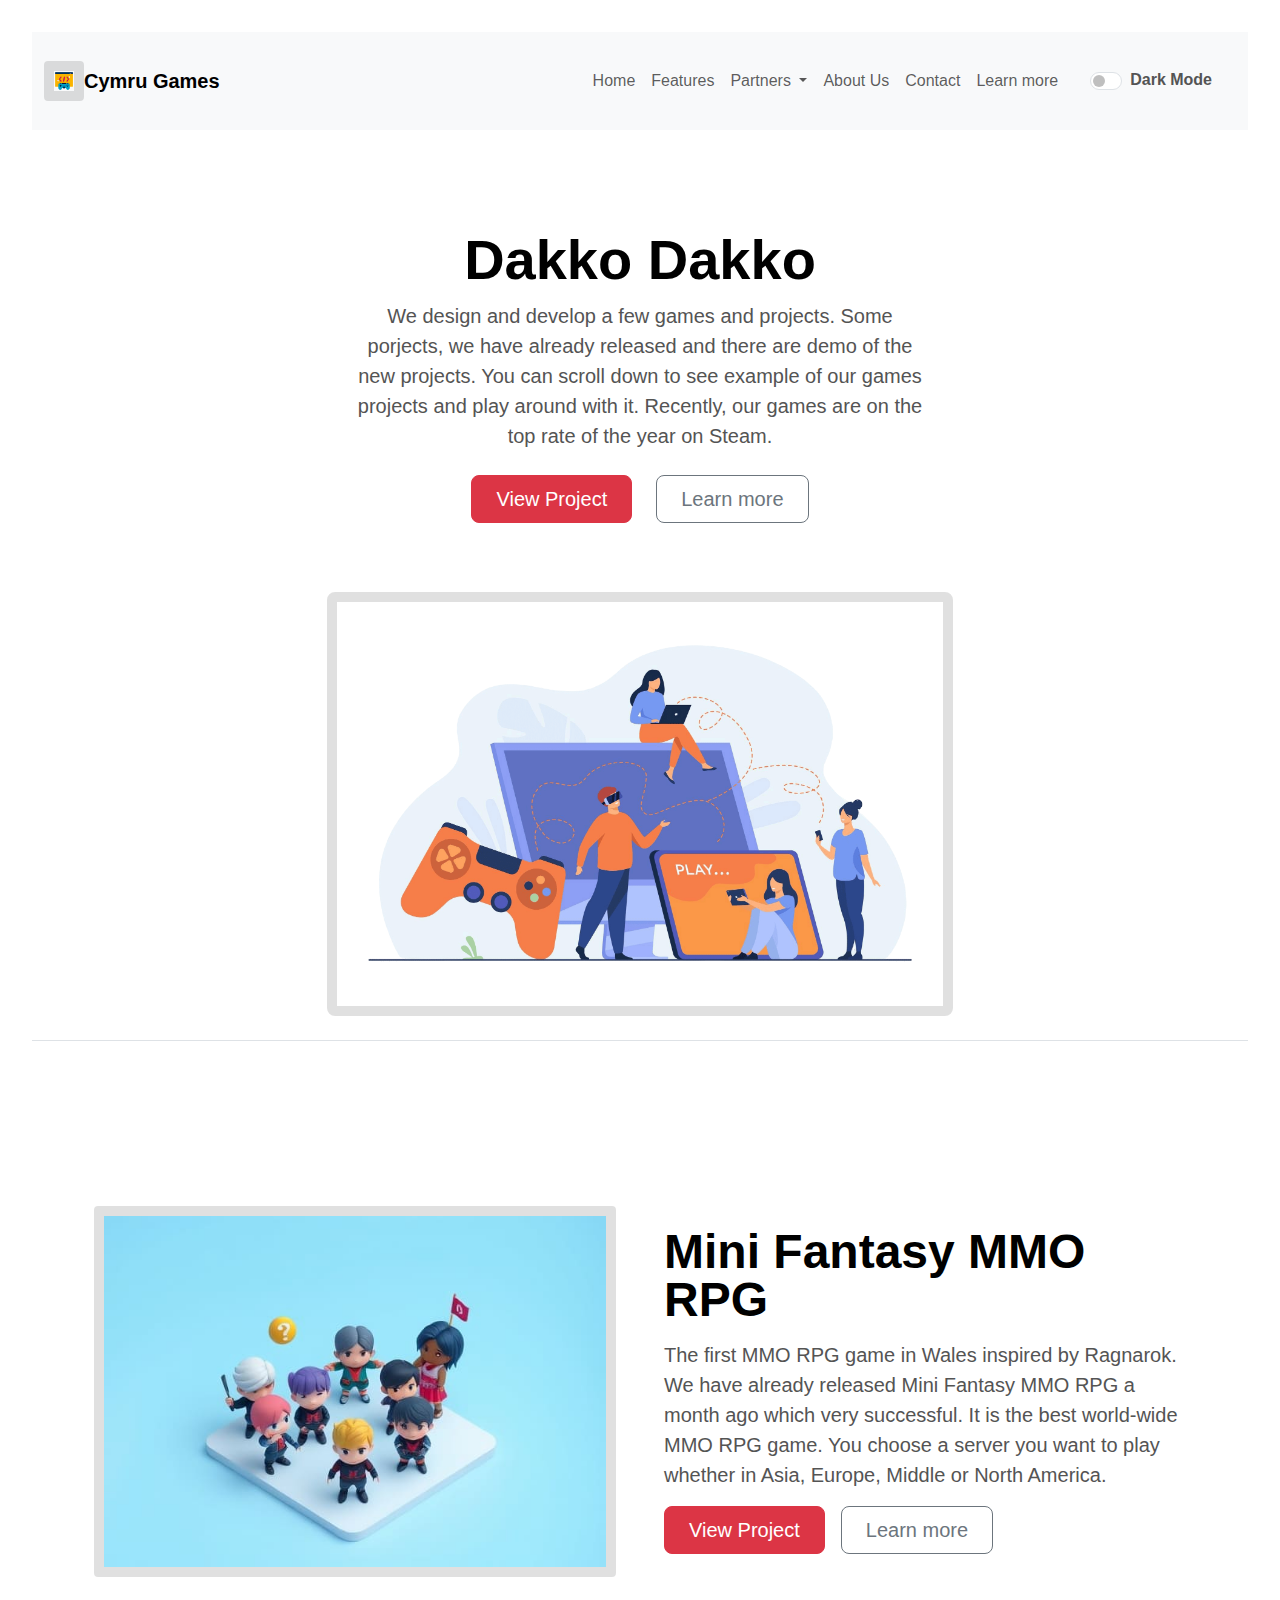
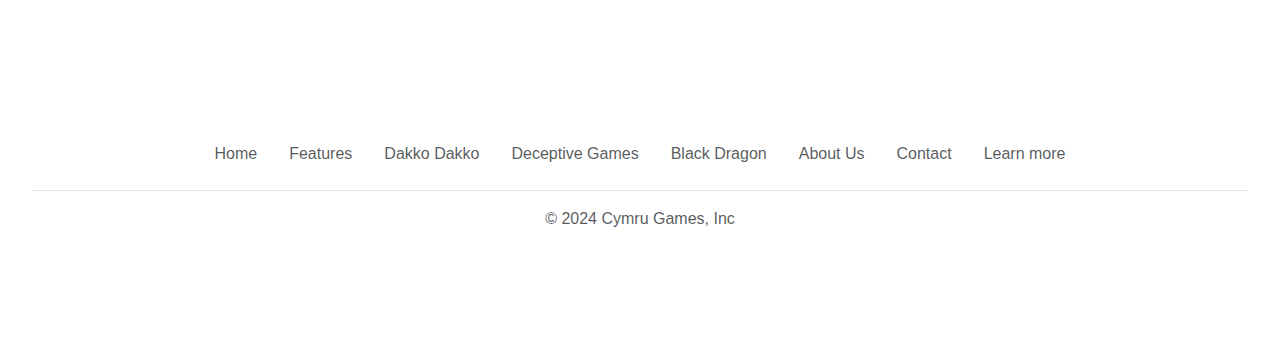
<file: dakko.html>
<!DOCTYPE html>
<html lang="en" id="htmlPage">
  <head>
    <meta charset="utf-8" />
    <meta name="viewport" content="width=device-width, initial-scale=1" />
    <title>Dakko Dakko</title>
    <link
      href="https://cdn.jsdelivr.net/npm/bootstrap@5.3.3/dist/css/bootstrap.min.css"
      rel="stylesheet"
      integrity="sha384-QWTKZyjpPEjISv5WaRU9OFeRpok6YctnYmDr5pNlyT2bRjXh0JMhjY6hW+ALEwIH"
      crossorigin="anonymous"
    />
    <link rel="icon" type="image/x-icon" href="./Assets/Images/logo.png">
    <link rel="stylesheet" href="style.css" />
  </head>
  <body data-bs-theme="light">
    <!-- Header (Navigation bar) -->
    <nav class="navbar navbar-expand-lg bg-body-tertiary sticky-top">
      <div class="container-fluid d-flex justify-content-between">
        <img src="./Assets/Images/logo.png" width="40" alt="A logo image" />
        <a class="navbar-brand" href="#"><b>Cymru Games</b></a>

        <button
          class="navbar-toggler"
          type="button"
          data-bs-toggle="collapse"
          data-bs-target="#navbarNav"
          aria-controls="navbarNav"
          aria-expanded="false"
          aria-label="Toggle navigation"
        >
          <span class="navbar-toggler-icon"></span>
        </button>
        <div
          class="collapse navbar-collapse d-lg-flex justify-content-lg-end"
          id="navbarNav"
        >
          <ul class="navbar-nav">
            <li class="nav-item">
              <a class="nav-link" href="index.html">Home</a>
            </li>
            <li class="nav-item">
              <a class="nav-link" href="features.html">Features</a>
            </li>
            <li class="nav-item dropdown">
              <a class="nav-link dropdown-toggle" href="#" role="button" data-bs-toggle="dropdown" aria-expanded="false">
                Partners
              </a>
              <ul class="dropdown-menu">
                <li><a class="dropdown-item" href="dakko.html">Dakko Dakko</a></li>
                <li><a class="dropdown-item" href="deceptive-games.html">Deceptive Games</a></li>
                <li><a class="dropdown-item" href="blackdragon.html">Black Dragon</a></li>
              </ul>
            </li>
            <li class="nav-item">
              <a class="nav-link" href="aboutus.html">About Us</a>
            </li>
            <li class="nav-item">
              <a class="nav-link" href="contact.html">Contact</a>
            </li>
            <li class="nav-item">
              <a class="nav-link" href="learnmore.html">Learn more</a>
            </li>
          </ul>
          <div class="form-check form-switch mx-4">
            <label for="flexSwitchCheckChecked"><b>Dark Mode</b></label>
            <input
              class="form-check-input p-2"
              type="checkbox"
              role="switch"
              id="toggleDarkMode"
              
            />
          </div>
        </div>
      </div>
    </nav>

    <!-- Main content area -->
    <div class="px-4 pt-5 my-5 text-center border-bottom">
      <h1 class="display-4 fw-bold text-body-emphasis">Dakko Dakko</h1>
      <div class="col-lg-6 mx-auto">
        <p class="lead mb-4">
          We design and develop a few games and projects. Some porjects, we have already released and there are demo of the new projects. You can scroll down to see example of our games projects and play around with it. Recently, our games are on the top rate of the year on Steam.
        </p>
        <div class="d-grid gap-2 d-sm-flex justify-content-sm-center mb-5">
          <button type="button" class="btn btn-danger btn-lg px-4 me-sm-3" title="a button link to Dakko Dakko website" onclick="window.open('https://www.dakkodakko.com/_site/')">
            View Project
          </button>
          <button type="button" class="btn btn-outline-secondary btn-lg px-4" title="a button link to learn more page" onclick="learnMore()">
            Learn more
          </button>
        </div>
      </div>
      <div class="overflow-hidden">
        <div class="container px-lg-5">
          <img
            src="./Assets/Images/product-hero-image.png"
            class="rounded-3 mb-4 feature-image p-0"
            alt="A graphic image of 3 guys with big game computer devices"
            style="width: 60%;"
            loading="lazy"
          />
        </div>
      </div>
    </div>
   
    <div class="container col-xxl-8 px-4 py-5">
      <div class="row flex-lg-row-reverse align-items-center g-5 py-5">
        <div class="col-10 col-sm-8 col-lg-6 order-lg-2">
          <img
            src="Assets/Images/minimal-mmo-3d-game-characters.jpeg"
            class="d-block mx-lg-auto img-fluid"
            alt="An example image of game characters of mini RPG games"
            width="700"
            height="500"
            loading="lazy"
          />
        </div>
        <div class="col-lg-6 order-lg-1">
          <h1 class="display-5 fw-bold text-body-emphasis lh-1 mb-3">
            Mini Fantasy MMO RPG
          </h1>
          <p class="lead">
            The first MMO RPG game in Wales inspired by Ragnarok. We have already released Mini Fantasy MMO RPG a month ago which very successful. It is the best world-wide MMO RPG game. You choose a server you want to play whether in Asia, Europe, Middle or North America.
          </p>
          <div class="d-grid gap-2 d-md-flex justify-content-md-start">
            <button type="button" class="btn btn-danger btn-lg px-4 me-md-2" title="a button link to Dakko Dakko website" onclick=" window.open('https://www.dakkodakko.com/_site/')">
              View Project
            </button>
            <button type="button" class="btn btn-outline-secondary btn-lg px-4" title="a button link to learn more page" onclick="learnMore()">
              Learn more
            </button>
          </div>
        </div>
      </div>
    </div>
   

   
    <!-- Footer (Navigation bar) -->
    <footer class="py-3 my-4">
      <ul class="nav justify-content-center border-bottom pb-3 mb-3">
        <li class="nav-item">
          <a class="nav-link text-body-secondary" href="index.html">Home</a>
        </li>
        <li class="nav-item">
          <a class="nav-link text-body-secondary" href="features.html"
            >Features</a
          >
        </li>
        <li class="nav-item">
          <a class="nav-link text-body-secondary" href="dakko.html">Dakko Dakko</a>
        </li>
        <li class="nav-item">
          <a class="nav-link text-body-secondary" href="deceptive-games.html">Deceptive Games</a>
        </li>
        <li class="nav-item ">
          <a class="nav-link text-body-secondary" href="blackdragon.html">Black Dragon</a>
        </li>
        <li class="nav-item">
          <a class="nav-link text-body-secondary" href="aboutus.html"
            >About Us</a
          >
        </li>
        <li class="nav-item">
          <a class="nav-link text-body-secondary" href="contact.html"
            >Contact</a
          >
        </li>
        <li class="nav-item">
          <a class="nav-link text-body-secondary" href="learnmore.html"
            >Learn more</a
          >
        </li>
      </ul>
      <p class="text-center text-body-secondary">
        &copy; 2024 Cymru Games, Inc
      </p>
    </footer>

    <script
      src="https://cdn.jsdelivr.net/npm/bootstrap@5.3.3/dist/js/bootstrap.bundle.min.js"
      integrity="sha384-YvpcrYf0tY3lHB60NNkmXc5s9fDVZLESaAA55NDzOxhy9GkcIdslK1eN7N6jIeHz"
      crossorigin="anonymous"
    ></script>
  </body>
  <script src="app.js"></script>
  <script>
     const toggleButton = document.getElementById('toggleDarkMode');
    const bodyElement = document.body;

    // Check if dark mode is enabled in localStorage
   if (localStorage.getItem('theme') === 'dark') {
      bodyElement.setAttribute('data-bs-theme', 'dark');
    } else {
      bodyElement.setAttribute('data-bs-theme', 'light');
    }

    // Toggle dark mode on button click
    toggleButton.addEventListener('click', function() {
      const currentTheme = bodyElement.getAttribute('data-bs-theme');
      
      // Toggle between dark and light mode
      if (currentTheme === 'dark') {
        bodyElement.setAttribute('data-bs-theme', 'light');
        localStorage.setItem('theme', 'light');
      } else {
        bodyElement.setAttribute('data-bs-theme', 'dark');
        localStorage.setItem('theme', 'dark');
      }
    });
          
    const checkbox = document.getElementById('toggleDarkMode');
    
    // On page load, check if the checkbox was previously checked
    if (localStorage.getItem('checkboxState') === 'checked') {
      checkbox.checked = true;
    }

    // Add event listener to the checkbox
    checkbox.addEventListener('change', function() {
      // Save the checkbox state in localStorage when it changes
      if (checkbox.checked) {
        localStorage.setItem('checkboxState', 'checked');
      } else {
        localStorage.setItem('checkboxState', 'unchecked');
      }
    });
  </script>
</html>
</file>
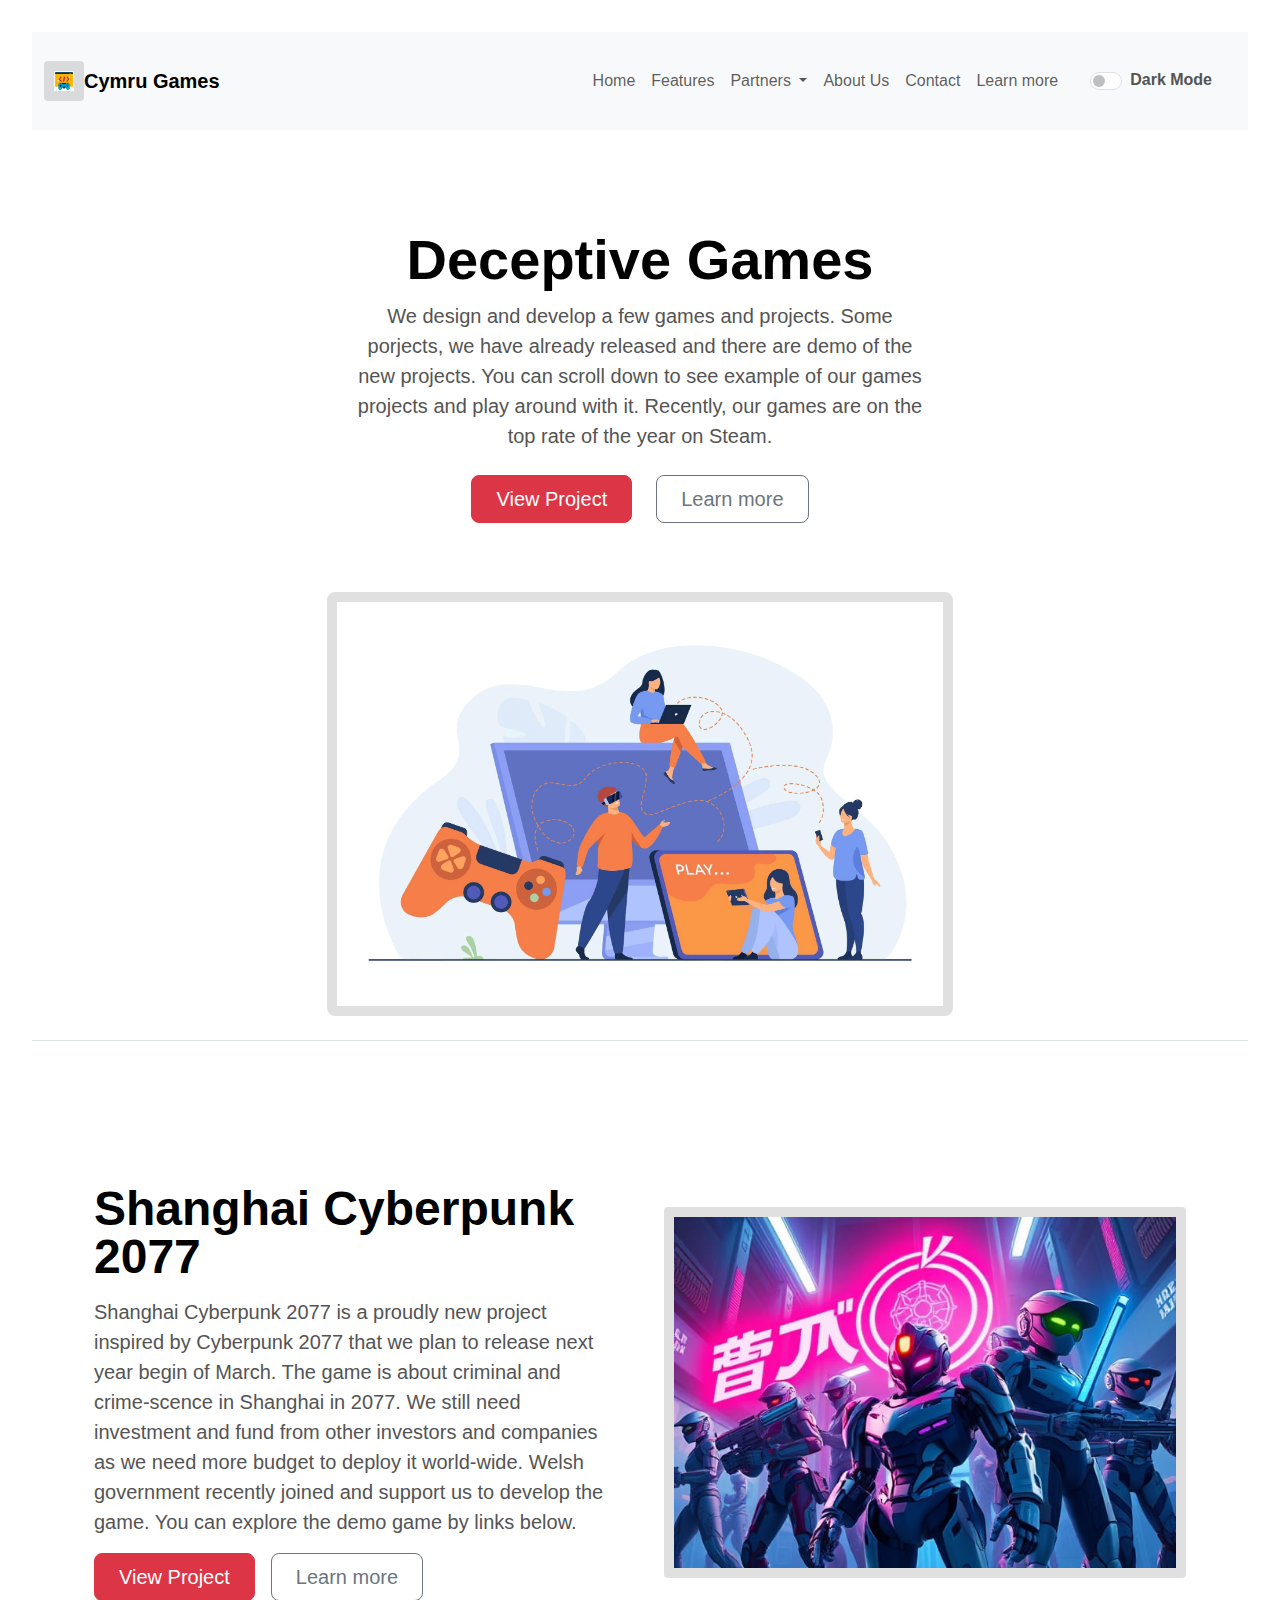
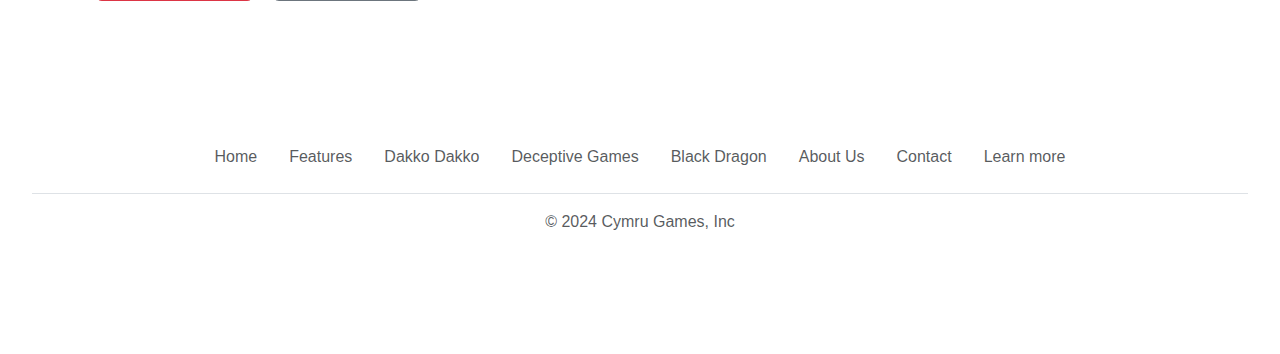
<file: deceptive-games.html>
<!DOCTYPE html>
<html lang="en" id="htmlPage">
  <head>
    <meta charset="utf-8" />
    <meta name="viewport" content="width=device-width, initial-scale=1" />
    <title>Deceptive Games</title>
    <link
      href="https://cdn.jsdelivr.net/npm/bootstrap@5.3.3/dist/css/bootstrap.min.css"
      rel="stylesheet"
      integrity="sha384-QWTKZyjpPEjISv5WaRU9OFeRpok6YctnYmDr5pNlyT2bRjXh0JMhjY6hW+ALEwIH"
      crossorigin="anonymous"
    />
    <link rel="icon" type="image/x-icon" href="./Assets/Images/logo.png">
    <link rel="stylesheet" href="style.css" />
  </head>
  <body data-bs-theme="light">
    <!-- Header (Navigation bar) -->
    <nav class="navbar navbar-expand-lg bg-body-tertiary sticky-top">
      <div class="container-fluid d-flex justify-content-between">
        <img src="./Assets/Images/logo.png" width="40" alt="A logo image" />
        <a class="navbar-brand" href="#"><b>Cymru Games</b></a>

        <button
          class="navbar-toggler"
          type="button"
          data-bs-toggle="collapse"
          data-bs-target="#navbarNav"
          aria-controls="navbarNav"
          aria-expanded="false"
          aria-label="Toggle navigation"
        >
          <span class="navbar-toggler-icon"></span>
        </button>
        <div
          class="collapse navbar-collapse d-lg-flex justify-content-lg-end"
          id="navbarNav"
        >
          <ul class="navbar-nav">
            <li class="nav-item">
              <a class="nav-link" href="index.html">Home</a>
            </li>
            <li class="nav-item">
              <a class="nav-link" href="features.html">Features</a>
            </li>
            <li class="nav-item dropdown">
              <a class="nav-link dropdown-toggle" href="#" role="button" data-bs-toggle="dropdown" aria-expanded="false">
                Partners
              </a>
              <ul class="dropdown-menu">
                <li><a class="dropdown-item" href="dakko.html">Dakko Dakko</a></li>
                <li><a class="dropdown-item" href="deceptive-games.html">Deceptive Games</a></li>
                <li><a class="dropdown-item" href="blackdragon.html">Black Dragon</a></li>
              </ul>
            </li>
            <li class="nav-item">
              <a class="nav-link" href="aboutus.html">About Us</a>
            </li>
            <li class="nav-item">
              <a class="nav-link" href="contact.html">Contact</a>
            </li>
            <li class="nav-item">
              <a class="nav-link" href="learnmore.html">Learn more</a>
            </li>
          </ul>
          <div class="form-check form-switch mx-4">
            <label for="flexSwitchCheckChecked"><b>Dark Mode</b></label>
            <input
              class="form-check-input p-2"
              type="checkbox"
              role="switch"
              id="toggleDarkMode"
              
            />
          </div>
        </div>
      </div>
    </nav>

    <!-- Main content area -->
    <div class="px-4 pt-5 my-5 text-center border-bottom">
      <h1 class="display-4 fw-bold text-body-emphasis">Deceptive Games</h1>
      <div class="col-lg-6 mx-auto">
        <p class="lead mb-4">
          We design and develop a few games and projects. Some porjects, we have already released and there are demo of the new projects. You can scroll down to see example of our games projects and play around with it. Recently, our games are on the top rate of the year on Steam.
        </p>
        <div class="d-grid gap-2 d-sm-flex justify-content-sm-center mb-5">
          <button type="button" class="btn btn-danger btn-lg px-4 me-sm-3" title="a button link to deceptive games website" onclick="window.open('https://deceptive-games.com/')">
            View Project
          </button>
          <button type="button" class="btn btn-outline-secondary btn-lg px-4" title="a button link to learn more page" onclick="learnMore()">
            Learn more
          </button>
        </div>
      </div>
      <div class="overflow-hidden">
        <div class="container px-lg-5">
          <img
            src="./Assets/Images/product-hero-image.png"
            class="rounded-3 mb-4 feature-image p-0"
            alt="A graphic image of 3 guys with big game computer devices"
            style="width: 60%;"
            loading="lazy"
          />
        </div>
      </div>
    </div>
   
    
    <div class="container col-xxl-8 px-4 py-5">
      <div class="row flex-lg-row-reverse align-items-center g-5 py-5">
        <div class="col-10 col-sm-8 col-lg-6 ">
          <img
            src="Assets/Images/Shanghai-2077-cyberpunk.jpeg"
            class="d-block mx-lg-auto img-fluid"
            alt="An example images of shanghai cyberpunk game character"
            width="700"
            height="500"
            loading="lazy"
          />
        </div>
        <div class="col-lg-6 ">
          <h1 class="display-5 fw-bold text-body-emphasis lh-1 mb-3">
            Shanghai Cyberpunk 2077
          </h1>
          <p class="lead">
            Shanghai Cyberpunk 2077 is a proudly new project inspired by Cyberpunk 2077 that we plan to release next year begin of March. The game is about criminal and crime-scence in Shanghai in 2077. We still need investment and fund from other investors and companies as we need more budget to deploy it world-wide. Welsh government recently joined and support us to develop the game. You can explore the demo game by links below.
          </p>
          <div class="d-grid gap-2 d-md-flex justify-content-md-start">
            <button type="button" class="btn btn-danger btn-lg px-4 me-md-2" title="a button link to deceptive games website" onclick=" window.open('https://deceptive-games.com/')">
              View Project
            </button>
            <button type="button" class="btn btn-outline-secondary btn-lg px-4" title="a button link to learn more page" onclick="learnMore()">
              Learn more
            </button>
          </div>
        </div>
      </div>
    </div>
    

   
    <!-- Footer (Navigation bar) -->
    <footer class="py-3 my-4">
      <ul class="nav justify-content-center border-bottom pb-3 mb-3">
        <li class="nav-item">
          <a class="nav-link text-body-secondary" href="index.html">Home</a>
        </li>
        <li class="nav-item">
          <a class="nav-link text-body-secondary" href="features.html"
            >Features</a
          >
        </li>
        <li class="nav-item">
          <a class="nav-link text-body-secondary" href="dakko.html">Dakko Dakko</a>
        </li>
        <li class="nav-item">
          <a class="nav-link text-body-secondary" href="deceptive-games.html">Deceptive Games</a>
        </li>
        <li class="nav-item">
          <a class="nav-link text-body-secondary" href="blackdragon.html">Black Dragon</a>
        </li>
        <li class="nav-item">
          <a class="nav-link text-body-secondary" href="aboutus.html"
            >About Us</a
          >
        </li>
        <li class="nav-item">
          <a class="nav-link text-body-secondary" href="contact.html"
            >Contact</a
          >
        </li>
        <li class="nav-item">
          <a class="nav-link text-body-secondary" href="learnmore.html"
            >Learn more</a
          >
        </li>
      </ul>
      <p class="text-center text-body-secondary">
        &copy; 2024 Cymru Games, Inc
      </p>
    </footer>

    <script
      src="https://cdn.jsdelivr.net/npm/bootstrap@5.3.3/dist/js/bootstrap.bundle.min.js"
      integrity="sha384-YvpcrYf0tY3lHB60NNkmXc5s9fDVZLESaAA55NDzOxhy9GkcIdslK1eN7N6jIeHz"
      crossorigin="anonymous"
    ></script>
  </body>
  <script src="app.js"></script>
  <script>
     const toggleButton = document.getElementById('toggleDarkMode');
    const bodyElement = document.body;

    // Check if dark mode is enabled in localStorage
   if (localStorage.getItem('theme') === 'dark') {
      bodyElement.setAttribute('data-bs-theme', 'dark');
    } else {
      bodyElement.setAttribute('data-bs-theme', 'light');
    }

    // Toggle dark mode on button click
    toggleButton.addEventListener('click', function() {
      const currentTheme = bodyElement.getAttribute('data-bs-theme');
      
      // Toggle between dark and light mode
      if (currentTheme === 'dark') {
        bodyElement.setAttribute('data-bs-theme', 'light');
        localStorage.setItem('theme', 'light');
      } else {
        bodyElement.setAttribute('data-bs-theme', 'dark');
        localStorage.setItem('theme', 'dark');
      }
    });
          
    const checkbox = document.getElementById('toggleDarkMode');
    
    // On page load, check if the checkbox was previously checked
    if (localStorage.getItem('checkboxState') === 'checked') {
      checkbox.checked = true;
    }

    // Add event listener to the checkbox
    checkbox.addEventListener('change', function() {
      // Save the checkbox state in localStorage when it changes
      if (checkbox.checked) {
        localStorage.setItem('checkboxState', 'checked');
      } else {
        localStorage.setItem('checkboxState', 'unchecked');
      }
    });
  </script>
</html>
</file>
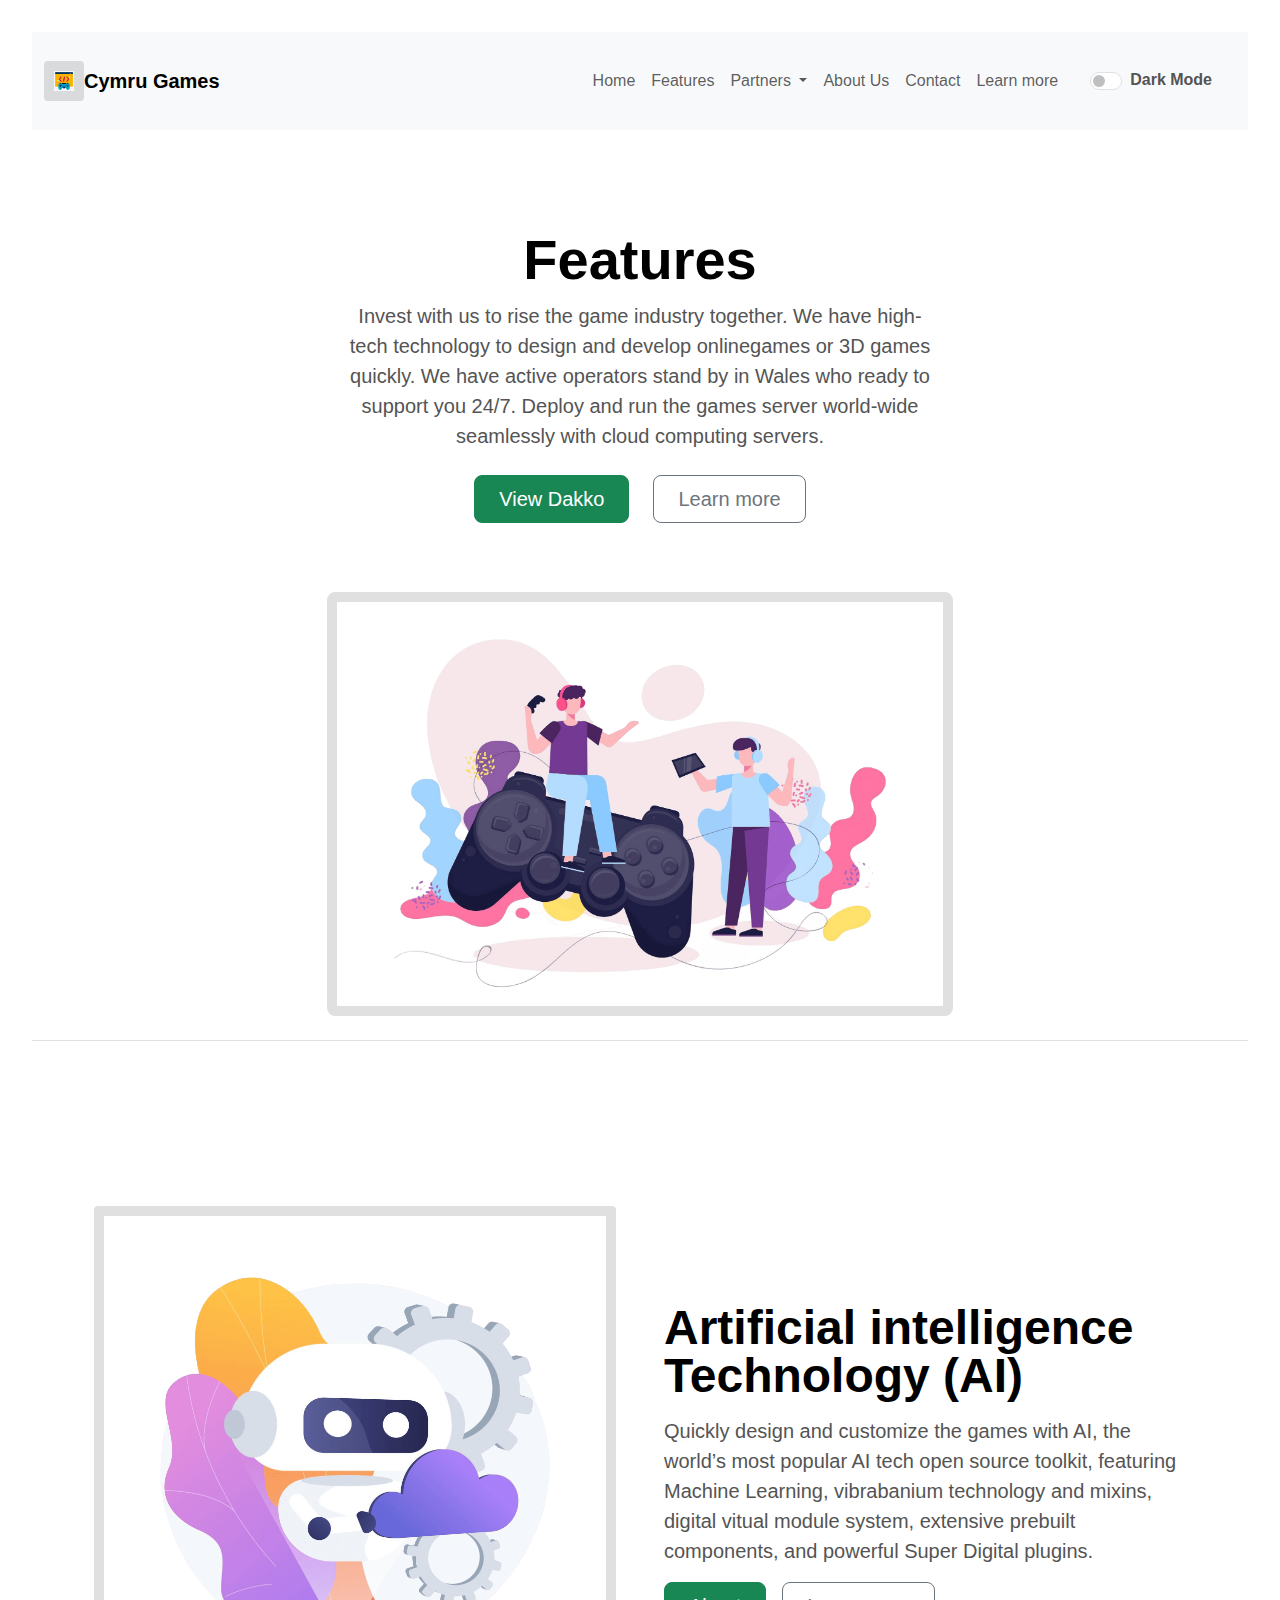
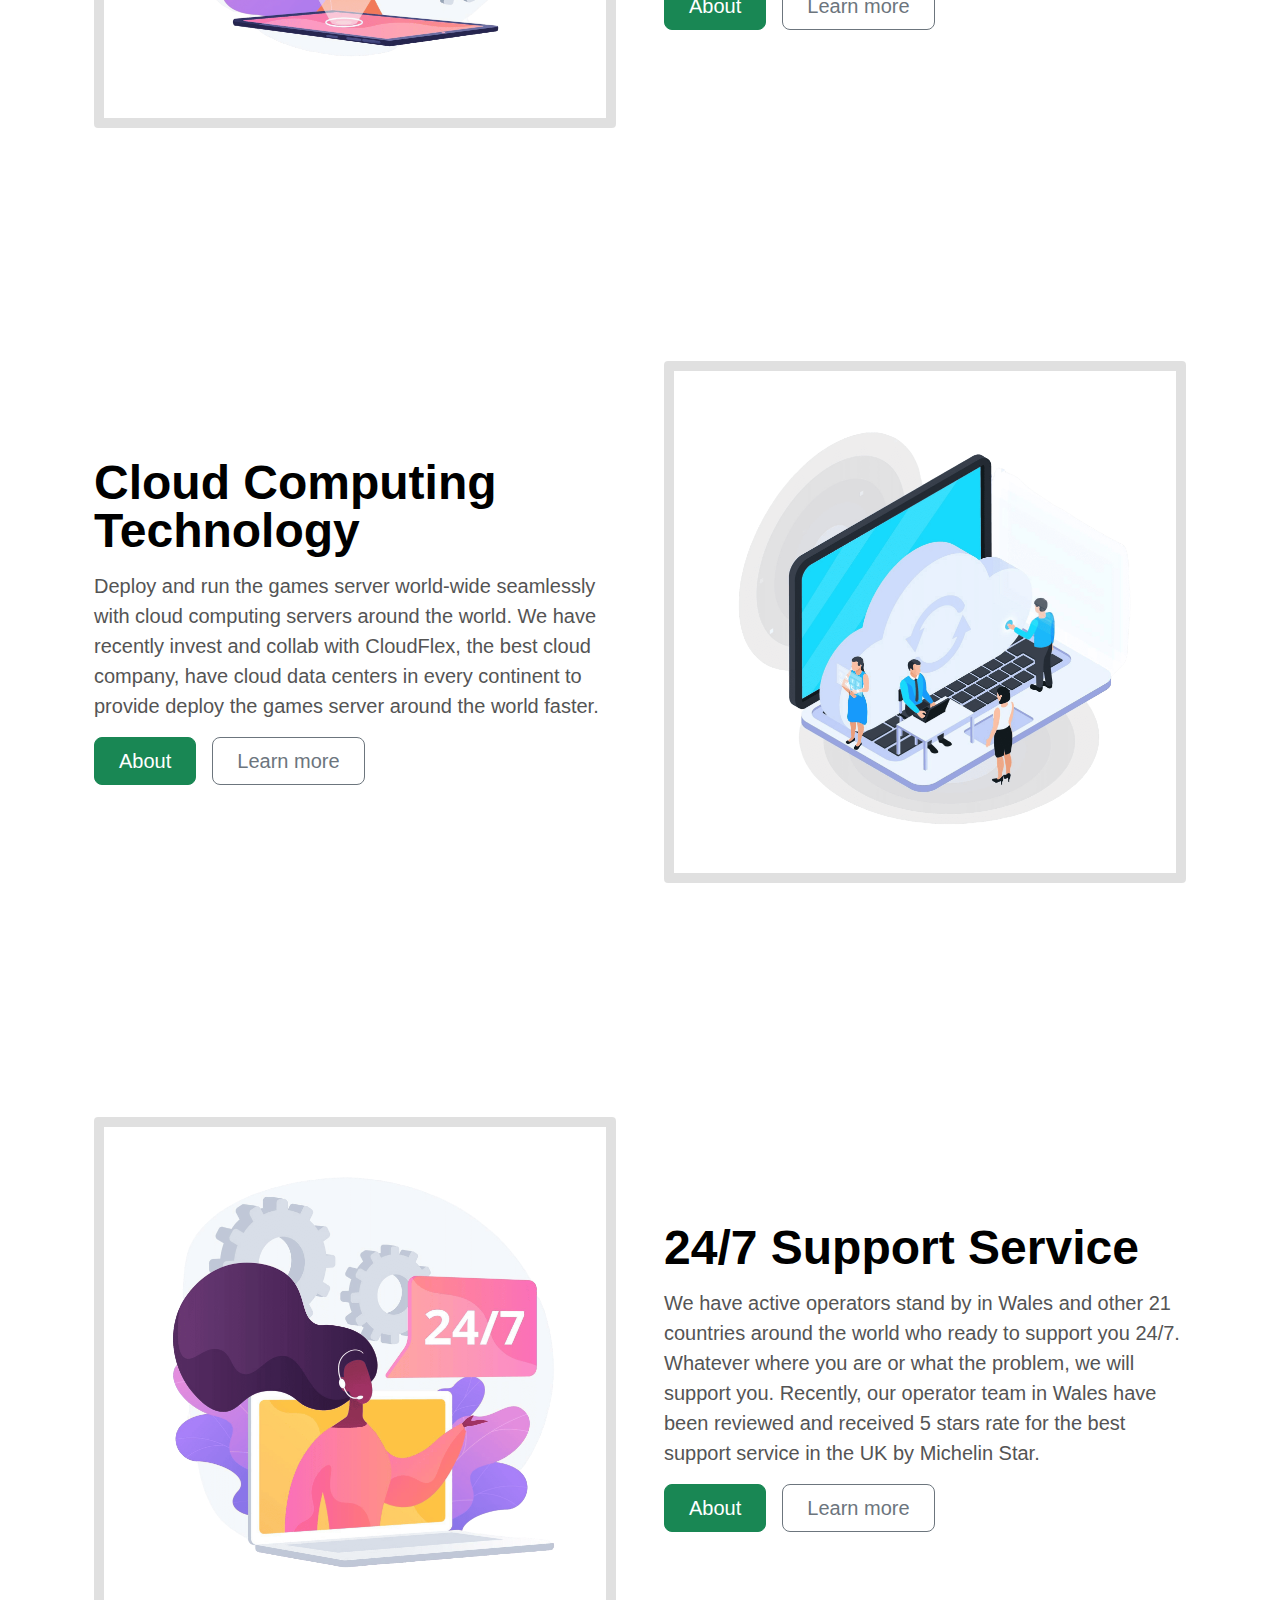
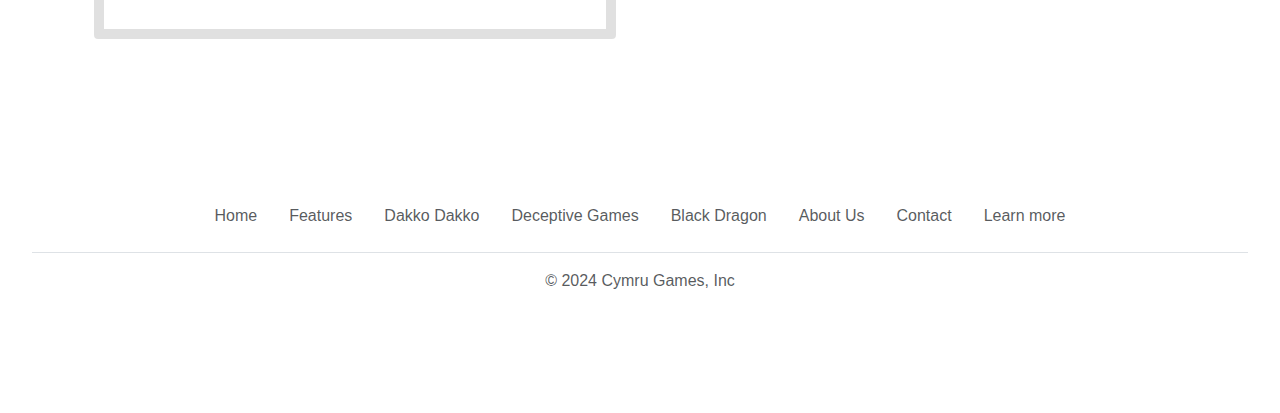
<file: features.html>
<!DOCTYPE html>
<html lang="en" id="htmlPage">
  <head>
    <meta charset="utf-8" />
    <meta name="viewport" content="width=device-width, initial-scale=1" />
    <title>Features</title>
    <link
      href="https://cdn.jsdelivr.net/npm/bootstrap@5.3.3/dist/css/bootstrap.min.css"
      rel="stylesheet"
      integrity="sha384-QWTKZyjpPEjISv5WaRU9OFeRpok6YctnYmDr5pNlyT2bRjXh0JMhjY6hW+ALEwIH"
      crossorigin="anonymous"
    />
    <link rel="icon" type="image/x-icon" href="./Assets/Images/logo.png">
    <link rel="stylesheet" href="style.css" />
  </head>
  <body data-bs-theme="light">
    <!-- Header (Navigation bar) -->
    <nav class="navbar navbar-expand-lg bg-body-tertiary sticky-top">
      <div class="container-fluid d-flex justify-content-between">
        <img src="./Assets/Images/logo.png" width="40" alt="A logo image" />
        <a class="navbar-brand" href="#"><b>Cymru Games</b></a>

        <button
          class="navbar-toggler"
          type="button"
          data-bs-toggle="collapse"
          data-bs-target="#navbarNav"
          aria-controls="navbarNav"
          aria-expanded="false"
          aria-label="Toggle navigation"
        >
          <span class="navbar-toggler-icon"></span>
        </button>
        <div
          class="collapse navbar-collapse d-lg-flex justify-content-lg-end"
          id="navbarNav"
        >
          <ul class="navbar-nav">
            <li class="nav-item">
              <a class="nav-link" href="index.html">Home</a>
            </li>
            <li class="nav-item">
              <a class="nav-link" href="features.html">Features</a>
            </li>
            <li class="nav-item dropdown">
              <a class="nav-link dropdown-toggle" href="#" role="button" data-bs-toggle="dropdown" aria-expanded="false">
                Partners
              </a>
              <ul class="dropdown-menu">
                <li><a class="dropdown-item" href="dakko.html">Dakko Dakko</a></li>
                <li><a class="dropdown-item" href="deceptive-games.html">Deceptive Games</a></li>
                <li><a class="dropdown-item" href="blackdragon.html">Black Dragon</a></li>
              </ul>
            </li>
            <li class="nav-item">
              <a class="nav-link" href="aboutus.html">About Us</a>
            </li>
            <li class="nav-item">
              <a class="nav-link" href="contact.html">Contact</a>
            </li>
            <li class="nav-item">
              <a class="nav-link" href="learnmore.html">Learn more</a>
            </li>
          </ul>
          <div class="form-check form-switch mx-4">
            <label for="flexSwitchCheckChecked"><b>Dark Mode</b></label>
            <input
              class="form-check-input p-2"
              type="checkbox"
              role="switch"
              id="toggleDarkMode"
              
            />
          </div>
        </div>
      </div>
    </nav>

    <!-- Main content area -->
    <div class="px-4 pt-5 my-5 text-center border-bottom">
      <h1 class="display-4 fw-bold text-body-emphasis">Features</h1>
      <div class="col-lg-6 mx-auto">
        <p class="lead mb-4">
          Invest with us to rise the game industry together. We have high-tech technology to design and develop onlinegames or 3D games quickly. We have active operators stand by in Wales who ready to support you 24/7. Deploy and run the games server world-wide seamlessly with cloud computing servers.
        </p>
        <div class="d-grid gap-2 d-sm-flex justify-content-sm-center mb-5">
          <button type="button" class="btn btn-success btn-lg px-4 me-sm-3" title="a button link to Dakko Dakko website"  onclick="dakkoButton()">
            View Dakko
          </button>
          <button type="button" class="btn btn-outline-secondary btn-lg px-4" title="a button link to learn more page" onclick="learnMore()">
            Learn more
          </button>
        </div>
      </div>
      <div class="overflow-hidden">
        <div class="container px-lg-5">
          <img
            src="./Assets/Images/features-hero-image.png"
            class="rounded-3 mb-4 feature-image p-0"
            alt="A graphic image of two guys with big gamepad controller"
            style="width: 60%;"
            loading="lazy"
          />
        </div>
      </div>
    </div>

    <div class="container col-xxl-8 px-4 py-5">
      <div class="row flex-lg-row-reverse align-items-center g-5 py-5">
        <div class="col-10 col-sm-8 col-lg-6 order-lg-2">
          <img
            src="Assets/Images/ai-robot-image.png"
            class="d-block mx-lg-auto img-fluid"
            alt="A graphic image of an ai robot"
            width="700"
            height="500"
            loading="lazy"
          />
        </div>
        <div class="col-lg-6 order-lg-1">
          <h1 class="display-5 fw-bold text-body-emphasis lh-1 mb-3">
            Artificial intelligence Technology (AI) 
          </h1>
          <p class="lead">
            Quickly design and customize the games with AI, the world’s most popular AI tech open source toolkit,
            featuring Machine Learning, vibrabanium technology and mixins, digital vitual module system,
            extensive prebuilt components, and powerful Super Digital plugins.
          </p>
          <div class="d-grid gap-2 d-md-flex justify-content-md-start">
            <button type="button" class="btn btn-success btn-lg px-4 me-md-2" title="a button link to about us page"  onclick="aboutButton()">
              About
            </button>
            <button type="button" class="btn btn-outline-secondary btn-lg px-4" title="a button link to learn more page" onclick="learnMore()">
              Learn more
            </button>
          </div>
        </div>
      </div>
    </div>
    <div class="container col-xxl-8 px-4 py-5">
      <div class="row flex-lg-row-reverse align-items-center g-5 py-5">
        <div class="col-10 col-sm-8 col-lg-6">
          <img
            src="Assets/Images/cloud-service-image.png"
            class="d-block mx-lg-auto img-fluid"
            alt="A graphic image of a cloud computer"
            width="700"
            height="500"
            loading="lazy"
          />
        </div>
        <div class="col-lg-6">
          <h1 class="display-5 fw-bold text-body-emphasis lh-1 mb-3">
            Cloud Computing Technology
          </h1>
          <p class="lead">
          Deploy and run the games server world-wide seamlessly with cloud computing servers around the world. We have recently invest and collab with CloudFlex, the best cloud company, have cloud data centers in every continent to provide deploy the games server around the world faster.
          </p>
          <div class="d-grid gap-2 d-md-flex justify-content-md-start">
            <button type="button" class="btn btn-success btn-lg px-4 me-md-2" title="a button link to about us page"  onclick="aboutButton()">
              About
            </button>
            <button type="button" class="btn btn-outline-secondary btn-lg px-4" title="a button link to learn more page" onclick="learnMore()">
              Learn more
            </button>
          </div>
        </div>
      </div>
    </div>
    <div class="container col-xxl-8 px-4 py-5">
      <div class="row flex-lg-row-reverse align-items-center g-5 py-5">
          <div class="col-10 col-sm-8 col-lg-6 order-lg-2 ">
          <img
            src="Assets/Images/24hrs-support-image.png"
            class="d-block mx-lg-auto img-fluid"
            alt="A graphic image of a tech support assistant"
            width="700"
            height="500"
            loading="lazy"
          />
        </div>
        <div class="col-lg-6 order-lg-1">
          <h1 class="display-5 fw-bold text-body-emphasis lh-1 mb-3">
            24/7 Support Service
          </h1>
          <p class="lead">
           We have active operators stand by in Wales and other 21 countries around the world who ready to support you 24/7. Whatever where you are or what the problem, we will support you. Recently, our operator team in Wales have been reviewed and received 5 stars rate for the best support service in the UK by Michelin Star.
          </p>
          <div class="d-grid gap-2 d-md-flex justify-content-md-start">
            <button type="button" class="btn btn-success btn-lg px-4 me-md-2" title="a button link to about us page" onclick="aboutButton()">
              About
            </button>
            <button type="button" class="btn btn-outline-secondary btn-lg px-4" title="a button link to learn more page" onclick="learnMore()">
              Learn more
            </button>
          </div>
        </div>
      
      </div>
    </div>
    <!-- Footer (Navigation bar) -->
    <footer class="py-3 my-4">
      <ul class="nav justify-content-center border-bottom pb-3 mb-3">
        <li class="nav-item">
          <a class="nav-link text-body-secondary" href="index.html">Home</a>
        </li>
        <li class="nav-item">
          <a class="nav-link text-body-secondary" href="features.html"
            >Features</a
          >
        </li>
        <li class="nav-item">
          <a class="nav-link text-body-secondary" href="dakko.html">Dakko Dakko</a>
        </li>
        <li class="nav-item">
          <a class="nav-link text-body-secondary" href="deceptive-games.html">Deceptive Games</a>
        </li>
        <li class="nav-item">
          <a class="nav-link text-body-secondary" href="blackdragon.html">Black Dragon</a>
        </li>
        <li class="nav-item">
          <a class="nav-link text-body-secondary" href="aboutus.html"
            >About Us</a
          >
        </li>
        <li class="nav-item">
          <a class="nav-link text-body-secondary" href="contact.html"
            >Contact</a
          >
        </li>
        <li class="nav-item">
          <a class="nav-link text-body-secondary" href="learnmore.html"
            >Learn more</a
          >
        </li>
      </ul>
      <p class="text-center text-body-secondary">
        &copy; 2024 Cymru Games, Inc
      </p>
    </footer>

    <script
      src="https://cdn.jsdelivr.net/npm/bootstrap@5.3.3/dist/js/bootstrap.bundle.min.js"
      integrity="sha384-YvpcrYf0tY3lHB60NNkmXc5s9fDVZLESaAA55NDzOxhy9GkcIdslK1eN7N6jIeHz"
      crossorigin="anonymous"
    ></script>
  </body>
  <script src="app.js"></script>
  <script>
    const toggleButton = document.getElementById('toggleDarkMode');
    const bodyElement = document.body;

    // Check if dark mode is enabled in localStorage
   if (localStorage.getItem('theme') === 'dark') {
      bodyElement.setAttribute('data-bs-theme', 'dark');
    } else {
      bodyElement.setAttribute('data-bs-theme', 'light');
    }

    // Toggle dark mode on button click
    toggleButton.addEventListener('click', function() {
      const currentTheme = bodyElement.getAttribute('data-bs-theme');
      
      // Toggle between dark and light mode
      if (currentTheme === 'dark') {
        bodyElement.setAttribute('data-bs-theme', 'light');
        localStorage.setItem('theme', 'light');
      } else {
        bodyElement.setAttribute('data-bs-theme', 'dark');
        localStorage.setItem('theme', 'dark');
      }
    });
          
    const checkbox = document.getElementById('toggleDarkMode');
    
    // On page load, check if the checkbox was previously checked
    if (localStorage.getItem('checkboxState') === 'checked') {
      checkbox.checked = true;
    }

    // Add event listener to the checkbox
    checkbox.addEventListener('change', function() {
      // Save the checkbox state in localStorage when it changes
      if (checkbox.checked) {
        localStorage.setItem('checkboxState', 'checked');
      } else {
        localStorage.setItem('checkboxState', 'unchecked');
      }
    });
  </script>
</html>
</file>
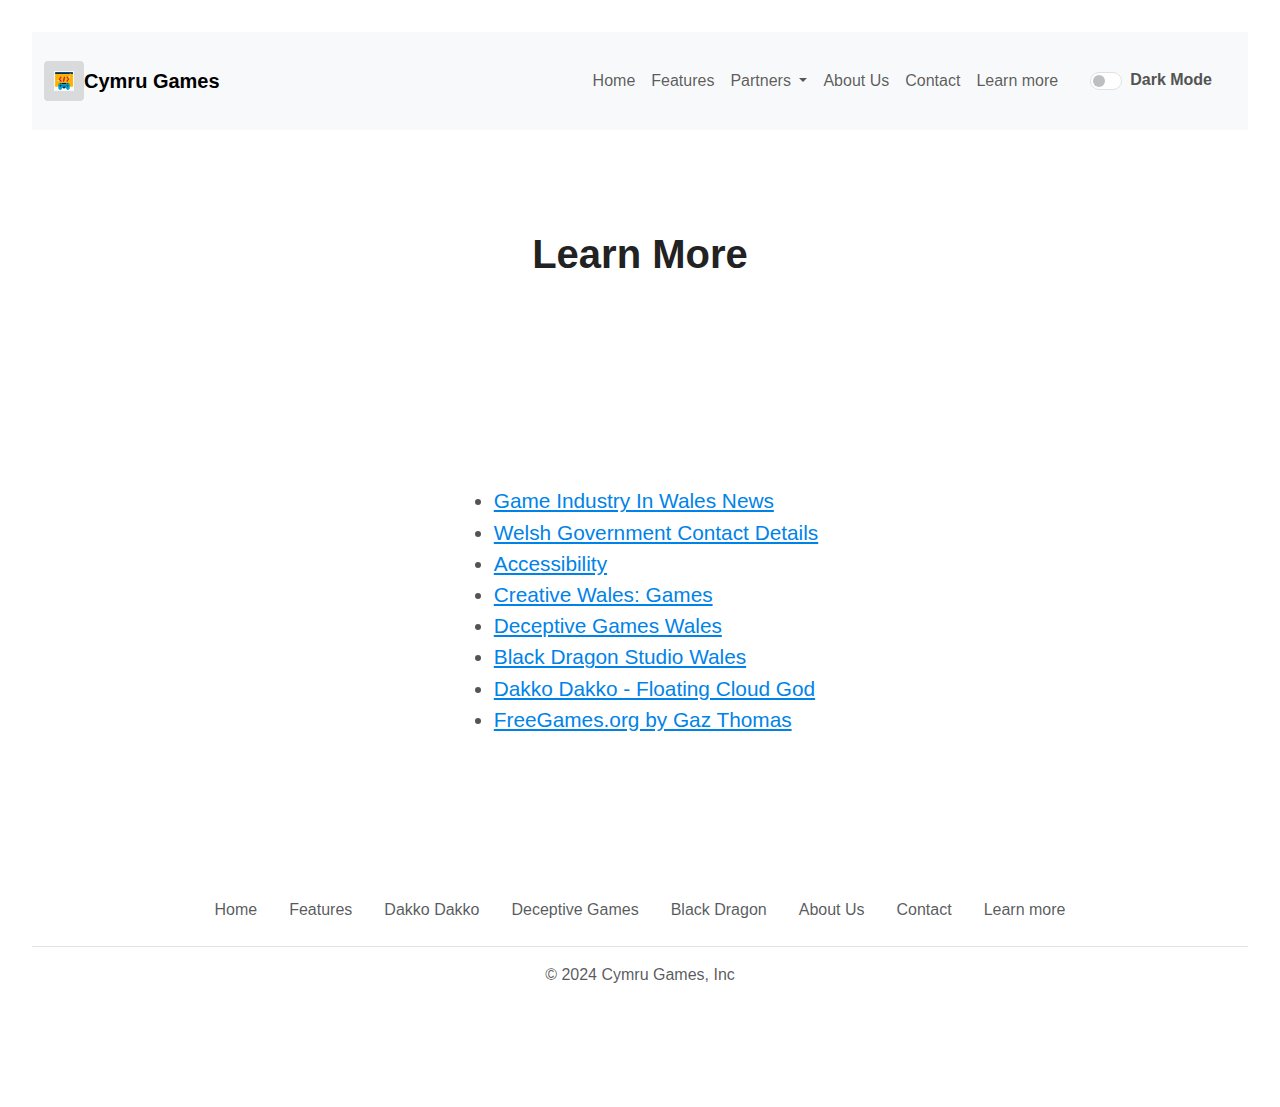
<file: learnmore.html>
<!DOCTYPE html>
<html lang="en" id="htmlPage">
  <head>
    <meta charset="utf-8" />
    <meta name="viewport" content="width=device-width, initial-scale=1" />
    <title>Cymru Games</title>
    <link
      href="https://cdn.jsdelivr.net/npm/bootstrap@5.3.3/dist/css/bootstrap.min.css"
      rel="stylesheet"
      integrity="sha384-QWTKZyjpPEjISv5WaRU9OFeRpok6YctnYmDr5pNlyT2bRjXh0JMhjY6hW+ALEwIH"
      crossorigin="anonymous"
    />
    <link rel="icon" type="image/x-icon" href="./Assets/Images/logo.png" />
    <link rel="stylesheet" href="style.css" />
  </head>
  <body data-bs-theme="light">
    <nav class="navbar navbar-expand-lg bg-body-tertiary sticky-top">
      <div class="container-fluid d-flex justify-content-between">
        <img src="./Assets/Images/logo.png" width="40" alt="A logo image" />
        <a class="navbar-brand" href="#"><b>Cymru Games</b></a>

        <button
          class="navbar-toggler"
          type="button"
          data-bs-toggle="collapse"
          data-bs-target="#navbarNav"
          aria-controls="navbarNav"
          aria-expanded="false"
          aria-label="Toggle navigation"
        >
          <span class="navbar-toggler-icon"></span>
        </button>
        <div
          class="collapse navbar-collapse d-lg-flex justify-content-lg-end"
          id="navbarNav"
        >
          <ul class="navbar-nav">
            <li class="nav-item">
              <a class="nav-link" href="index.html">Home</a>
            </li>
            <li class="nav-item">
              <a class="nav-link" href="features.html">Features</a>
            </li>
            <li class="nav-item dropdown">
              <a class="nav-link dropdown-toggle" href="#" role="button" data-bs-toggle="dropdown" aria-expanded="false">
                Partners
              </a>
              <ul class="dropdown-menu">
                <li><a class="dropdown-item" href="dakko.html">Dakko Dakko</a></li>
                <li><a class="dropdown-item" href="deceptive-games.html">Deceptive Games</a></li>
                <li><a class="dropdown-item" href="blackdragon.html">Black Dragon</a></li>
              </ul>
            </li>
            <li class="nav-item">
              <a class="nav-link" href="aboutus.html">About Us</a>
            </li>
            <li class="nav-item">
              <a class="nav-link" href="contact.html">Contact</a>
            </li>
            <li class="nav-item">
              <a class="nav-link" href="learnmore.html">Learn more</a>
            </li>
          </ul>
          <div class="form-check form-switch mx-4 ">
            <label for="flexSwitchCheckChecked"><b>Dark Mode</b></label>
            <input
              class="form-check-input p-2"
              type="checkbox"
              role="switch"
              id="toggleDarkMode"
              
            />
            
          </div>
        </div>
      </div>
    </nav>
    <!-- <section
      style="height: 15vh;"
      class="d-flex justify-content-center align-items-center"
    >
      <h1><b>Learn More</b></h1>
    </section> -->
    <section
      style="height: 80vh;"
      class="d-flex flex-column justify-content-around align-items-center "
    >
    <h1><b>Learn More</b></h1>
      <ul style="font-size: 1.3rem;">
        <li>
          <a
            href="https://media.service.gov.wales/news/game-on-welsh-companies-leading-the-way-at-the-game-developers-conference"
            target="_blank"
            title="A link to Game Industry in Wales News"
            >Game Industry In Wales News</a
          >
        </li>
        <li>
          <a
            href="https://media.service.gov.wales/contacts/contacts"
            target="_blank"
            title="A link to Welsh Government contact webpage"
            >Welsh Government Contact Details</a
          >
        </li>
        <li>
          <a
            href="https://www.gov.wales/accessibility-statement-govwales"
            target="_blank"
            title="A link to find more information of accessibility in Wales"
            >Accessibility</a
          >
        </li>
        <li>
          <a
            href="https://www.creative.wales/creative-sectors/games"
            target="_blank"
            title="A link to visit Creative Wales: Games website"
            >Creative Wales: Games</a
          >
        </li>
        <li>
          <a href="https://deceptive-games.com/" target="_blank"
            title="A link to a website of game company in Wales, Deceptive Games"
            >Deceptive Games Wales</a
          >
        </li>
        <li>
          <a href="https://www.blackdragon-studios.com/" target="_blank"
          title="A link to a website of game company in Wales, Black Dragon"
            >Black Dragon Studio Wales</a
          >
        </li>
        <li>
          <a href="https://www.dakkodakko.com/_site/" target="_blank"
          title="A link to a website of game company in Wales, Dakko Dakko"
            >Dakko Dakko - Floating Cloud God</a
          >
        </li>
        <li>
          <a href="https://freegames.org/gb/" target="_blank"
          title="A link to freegames.org, an online web games create by Gaz Thomas"
            >FreeGames.org by Gaz Thomas</a
          >
        </li>
      </ul>
    </section>

    <footer class="py-3 my-4">
      <ul class="nav justify-content-center border-bottom pb-3 mb-3">
        <li class="nav-item">
          <a class="nav-link text-body-secondary" href="index.html">Home</a>
        </li>
        <li class="nav-item">
          <a class="nav-link text-body-secondary" href="features.html"
            >Features</a
          >
        </li>
        <li class="nav-item">
          <a class="nav-link text-body-secondary" href="dakko.html">Dakko Dakko</a>
        </li>
        <li class="nav-item">
          <a class="nav-link text-body-secondary" href="deceptive-games.html">Deceptive Games</a>
        </li>
        <li class="nav-item">
          <a class="nav-link text-body-secondary" href="blackdragon.html">Black Dragon</a>
        </li>
        <li class="nav-item">
          <a class="nav-link text-body-secondary" href="aboutus.html"
            >About Us</a
          >
        </li>
        <li class="nav-item">
          <a class="nav-link text-body-secondary" href="contact.html"
            >Contact</a
          >
        </li>
        <li class="nav-item">
          <a class="nav-link text-body-secondary" href="learnmore.html"
            >Learn more</a
          >
        </li>
      </ul>
      <p class="text-center text-body-secondary">
        &copy; 2024 Cymru Games, Inc
      </p>
    </footer>

    <script
      src="https://cdn.jsdelivr.net/npm/bootstrap@5.3.3/dist/js/bootstrap.bundle.min.js"
      integrity="sha384-YvpcrYf0tY3lHB60NNkmXc5s9fDVZLESaAA55NDzOxhy9GkcIdslK1eN7N6jIeHz"
      crossorigin="anonymous"
    ></script>
  </body>
  <script>
     const toggleButton = document.getElementById('toggleDarkMode');
    const bodyElement = document.body;

    // Check if dark mode is enabled in localStorage
   if (localStorage.getItem('theme') === 'dark') {
      bodyElement.setAttribute('data-bs-theme', 'dark');
    } else {
      bodyElement.setAttribute('data-bs-theme', 'light');
    }

    // Toggle dark mode on button click
    toggleButton.addEventListener('click', function() {
      const currentTheme = bodyElement.getAttribute('data-bs-theme');
      
      // Toggle between dark and light mode
      if (currentTheme === 'dark') {
        bodyElement.setAttribute('data-bs-theme', 'light');
        localStorage.setItem('theme', 'light');
      } else {
        bodyElement.setAttribute('data-bs-theme', 'dark');
        localStorage.setItem('theme', 'dark');
      }
    });
          
    const checkbox = document.getElementById('toggleDarkMode');
    
    // On page load, check if the checkbox was previously checked
    if (localStorage.getItem('checkboxState') === 'checked') {
      checkbox.checked = true;
    }

    // Add event listener to the checkbox
    checkbox.addEventListener('change', function() {
      // Save the checkbox state in localStorage when it changes
      if (checkbox.checked) {
        localStorage.setItem('checkboxState', 'checked');
      } else {
        localStorage.setItem('checkboxState', 'unchecked');
      }
    });
  </script>
</html>
</file>
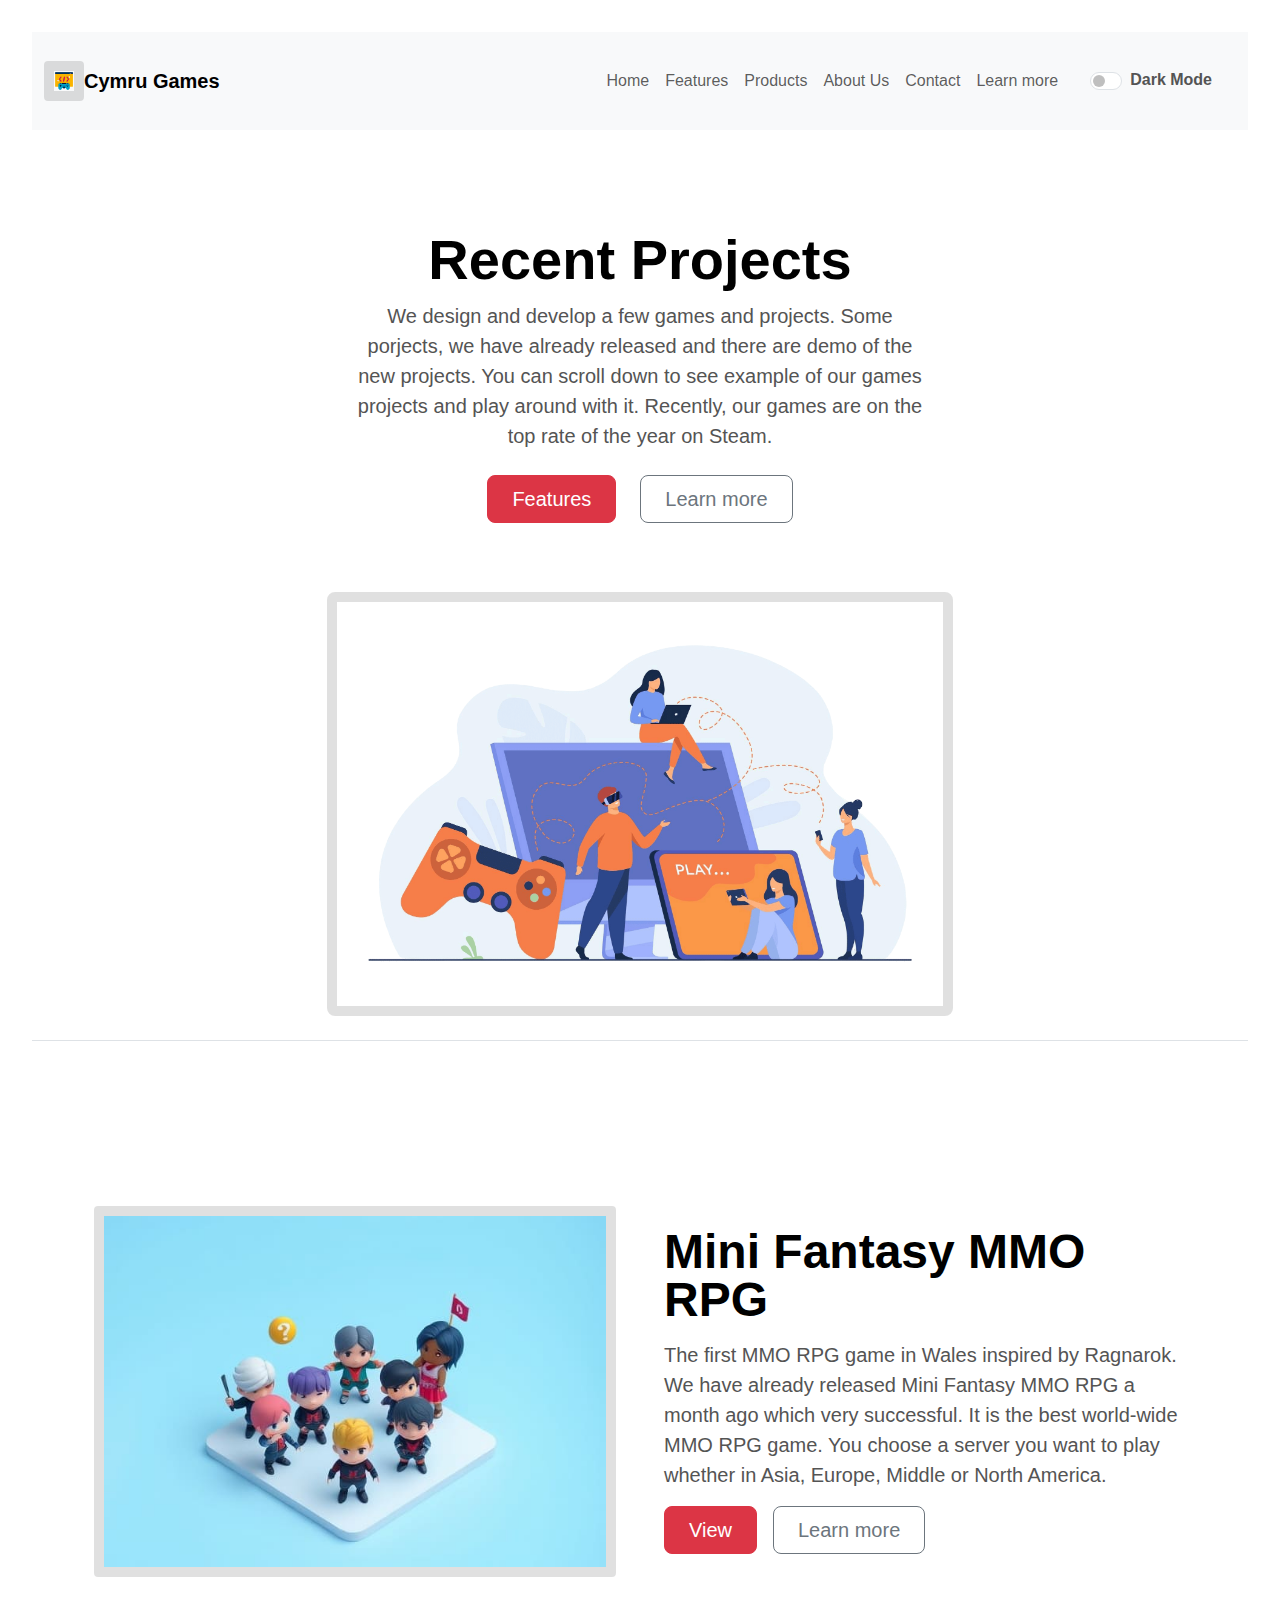
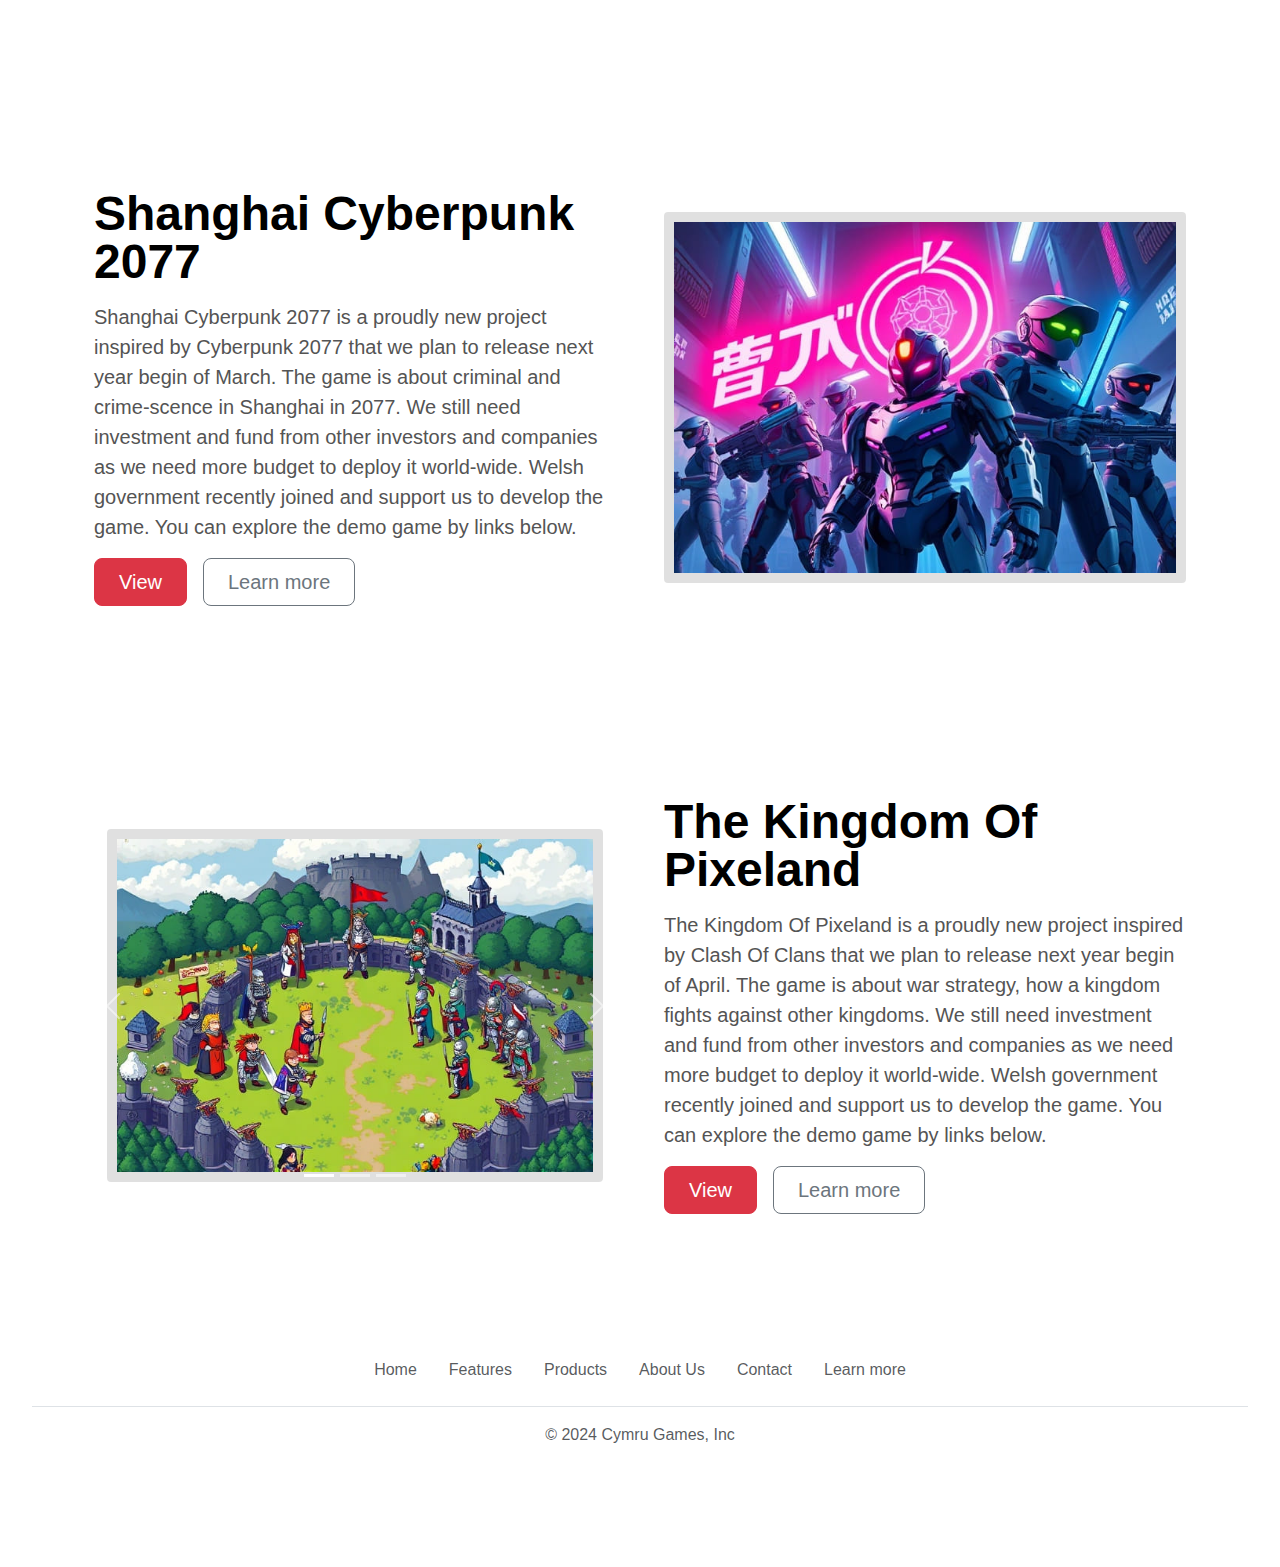
<file: product.html>
<!DOCTYPE html>
<html lang="en" id="htmlPage">
  <head>
    <meta charset="utf-8" />
    <meta name="viewport" content="width=device-width, initial-scale=1" />
    <title>Products</title>
    <link
      href="https://cdn.jsdelivr.net/npm/bootstrap@5.3.3/dist/css/bootstrap.min.css"
      rel="stylesheet"
      integrity="sha384-QWTKZyjpPEjISv5WaRU9OFeRpok6YctnYmDr5pNlyT2bRjXh0JMhjY6hW+ALEwIH"
      crossorigin="anonymous"
    />
    <link rel="icon" type="image/x-icon" href="./Assets/Images/logo.png">
    <link rel="stylesheet" href="style.css" />
  </head>
  <body data-bs-theme="light">
    <!-- Header (Navigation bar) -->
    <nav class="navbar navbar-expand-lg bg-body-tertiary">
      <div class="container-fluid d-flex justify-content-between">
        <img src="./Assets/Images/logo.png" width="40" alt="A logo image" />
        <a class="navbar-brand" href="#"><b>Cymru Games</b></a>

        <button
          class="navbar-toggler"
          type="button"
          data-bs-toggle="collapse"
          data-bs-target="#navbarNav"
          aria-controls="navbarNav"
          aria-expanded="false"
          aria-label="Toggle navigation"
        >
          <span class="navbar-toggler-icon"></span>
        </button>
        <div
          class="collapse navbar-collapse d-lg-flex justify-content-lg-end"
          id="navbarNav"
        >
          <ul class="navbar-nav">
            <li class="nav-item">
              <a class="nav-link" href="index.html">Home</a>
            </li>
            <li class="nav-item">
              <a class="nav-link" href="features.html">Features</a>
            </li>
            <li class="nav-item">
              <a class="nav-link" href="product.html">Products</a>
            </li>
            <li class="nav-item">
              <a class="nav-link" href="aboutus.html">About Us</a>
            </li>
            <li class="nav-item">
              <a class="nav-link" href="contact.html">Contact</a>
            </li>
            <li class="nav-item">
              <a class="nav-link" href="learnmore.html">Learn more</a>
            </li>
          </ul>
          <div class="form-check form-switch mx-4">
            <label for="flexSwitchCheckChecked"><b>Dark Mode</b></label>
            <input
              class="form-check-input p-2"
              type="checkbox"
              role="switch"
              id="flexSwitchCheckChecked"
              onclick="darkMode()"
            />
          </div>
        </div>
      </div>
    </nav>

    <!-- Main content area -->
    <div class="px-4 pt-5 my-5 text-center border-bottom">
      <h1 class="display-4 fw-bold text-body-emphasis">Recent Projects</h1>
      <div class="col-lg-6 mx-auto">
        <p class="lead mb-4">
          We design and develop a few games and projects. Some porjects, we have already released and there are demo of the new projects. You can scroll down to see example of our games projects and play around with it. Recently, our games are on the top rate of the year on Steam.
        </p>
        <div class="d-grid gap-2 d-sm-flex justify-content-sm-center mb-5">
          <button type="button" class="btn btn-danger btn-lg px-4 me-sm-3" onclick="featureButton()">
            Features
          </button>
          <button type="button" class="btn btn-outline-secondary btn-lg px-4" onclick="learnMore()">
            Learn more
          </button>
        </div>
      </div>
      <div class="overflow-hidden">
        <div class="container px-lg-5">
          <img
            src="./Assets/Images/product-hero-image.png"
            class="rounded-3 mb-4 feature-image p-0"
            alt="Features Hero Image"
            style="width: 60%;"
            loading="lazy"
          />
        </div>
      </div>
    </div>
   
    <div class="container col-xxl-8 px-4 py-5">
      <div class="row flex-lg-row-reverse align-items-center g-5 py-5">
        <div class="col-10 col-sm-8 col-lg-6 order-lg-2">
          <img
            src="Assets/Images/minimal-mmo-3d-game-characters.jpeg"
            class="d-block mx-lg-auto img-fluid"
            alt="Bootstrap Themes"
            width="700"
            height="500"
            loading="lazy"
          />
        </div>
        <div class="col-lg-6 order-lg-1">
          <h1 class="display-5 fw-bold text-body-emphasis lh-1 mb-3">
            Mini Fantasy MMO RPG
          </h1>
          <p class="lead">
            The first MMO RPG game in Wales inspired by Ragnarok. We have already released Mini Fantasy MMO RPG a month ago which very successful. It is the best world-wide MMO RPG game. You choose a server you want to play whether in Asia, Europe, Middle or North America.
          </p>
          <div class="d-grid gap-2 d-md-flex justify-content-md-start">
            <button type="button" class="btn btn-danger btn-lg px-4 me-md-2"  onclick=" window.open('https://www.dakkodakko.com/_site/')">
              View
            </button>
            <button type="button" class="btn btn-outline-secondary btn-lg px-4" onclick="learnMore()">
              Learn more
            </button>
          </div>
        </div>
      </div>
    </div>
    <div class="container col-xxl-8 px-4 py-5">
      <div class="row flex-lg-row-reverse align-items-center g-5 py-5">
        <div class="col-10 col-sm-8 col-lg-6 ">
          <img
            src="Assets/Images/Shanghai-2077-cyberpunk.jpeg"
            class="d-block mx-lg-auto img-fluid"
            alt="Bootstrap Themes"
            width="700"
            height="500"
            loading="lazy"
          />
        </div>
        <div class="col-lg-6 ">
          <h1 class="display-5 fw-bold text-body-emphasis lh-1 mb-3">
            Shanghai Cyberpunk 2077
          </h1>
          <p class="lead">
            Shanghai Cyberpunk 2077 is a proudly new project inspired by Cyberpunk 2077 that we plan to release next year begin of March. The game is about criminal and crime-scence in Shanghai in 2077. We still need investment and fund from other investors and companies as we need more budget to deploy it world-wide. Welsh government recently joined and support us to develop the game. You can explore the demo game by links below.
          </p>
          <div class="d-grid gap-2 d-md-flex justify-content-md-start">
            <button type="button" class="btn btn-danger btn-lg px-4 me-md-2" onclick=" window.open('https://deceptive-games.com/')">
              View
            </button>
            <button type="button" class="btn btn-outline-secondary btn-lg px-4" onclick="learnMore()">
              Learn more
            </button>
          </div>
        </div>
      </div>
    </div>
    <div class="container col-xxl-8 px-4 py-5">
      <div class="row flex-lg-row-reverse align-items-center g-5 py-5">
        <div class="carousel slide col-10 col-sm-8 col-lg-6 order-lg-2" id="carouselExampleIndicators">
          <div class="carousel-indicators">
            <button type="button" data-bs-target="#carouselExampleIndicators" data-bs-slide-to="0" class="active" aria-current="true" aria-label="Slide 1"></button>
            <button type="button" data-bs-target="#carouselExampleIndicators" data-bs-slide-to="1" aria-label="Slide 2"></button>
            <button type="button" data-bs-target="#carouselExampleIndicators" data-bs-slide-to="2" aria-label="Slide 3"></button>
          </div>
          <div class="carousel-inner">
            <div class="carousel-item active">
              <img src="Assets/Images/Pixel-army-fighting.jpeg" class="d-block w-100" alt="...">
            </div>
            <div class="carousel-item">
              <img src="Assets/Images/Darken-knights-in-red-castle.jpeg" class="d-block w-100" alt="...">
            </div>
            <div class="carousel-item">
              <img src="Assets/Images/Pixel-castle-with-guardians.jpeg" class="d-block w-100" alt="...">
            </div>
          </div>
          <button class="carousel-control-prev" type="button" data-bs-target="#carouselExampleIndicators" data-bs-slide="prev">
            <span class="carousel-control-prev-icon" aria-hidden="true"></span>
            <span class="visually-hidden">Previous</span>
          </button>
          <button class="carousel-control-next" type="button" data-bs-target="#carouselExampleIndicators" data-bs-slide="next">
            <span class="carousel-control-next-icon" aria-hidden="true"></span>
            <span class="visually-hidden">Next</span>
          </button>
        </div>
        <div class="col-lg-6 order-lg-1">
          <h1 class="display-5 fw-bold text-body-emphasis lh-1 mb-3">
            The Kingdom Of Pixeland
          </h1>
          <p class="lead">
            The Kingdom Of Pixeland is a proudly new project inspired by Clash Of Clans that we plan to release next year begin of April. The game is about war strategy, how a kingdom fights against other kingdoms. We still need investment and fund from other investors and companies as we need more budget to deploy it world-wide. Welsh government recently joined and support us to develop the game. You can explore the demo game by links below.
          </p>
          <div class="d-grid gap-2 d-md-flex justify-content-md-start">
            <button type="button" class="btn btn-danger btn-lg px-4 me-md-2" onclick=" window.open('https://www.blackdragon-studios.com/')">
              View
            </button>
            <button type="button" class="btn btn-outline-secondary btn-lg px-4" onclick="learnMore()">
              Learn more 
            </button>
          </div>
        </div>
      </div>
    </div>

   
    <!-- Footer (Navigation bar) -->
    <footer class="py-3 my-4">
      <ul class="nav justify-content-center border-bottom pb-3 mb-3">
        <li class="nav-item">
          <a class="nav-link text-body-secondary" href="index.html">Home</a>
        </li>
        <li class="nav-item">
          <a class="nav-link text-body-secondary" href="features.html"
            >Features</a
          >
        </li>
        <li class="nav-item">
          <a class="nav-link text-body-secondary" href="product.html"
            >Products</a
          >
        </li>
        <li class="nav-item">
          <a class="nav-link text-body-secondary" href="aboutus.html"
            >About Us</a
          >
        </li>
        <li class="nav-item">
          <a class="nav-link text-body-secondary" href="contact.html"
            >Contact</a
          >
        </li>
        <li class="nav-item">
          <a class="nav-link text-body-secondary" href="learnmore.html"
            >Learn more</a
          >
        </li>
      </ul>
      <p class="text-center text-body-secondary">
        &copy; 2024 Cymru Games, Inc
      </p>
    </footer>

    <script
      src="https://cdn.jsdelivr.net/npm/bootstrap@5.3.3/dist/js/bootstrap.bundle.min.js"
      integrity="sha384-YvpcrYf0tY3lHB60NNkmXc5s9fDVZLESaAA55NDzOxhy9GkcIdslK1eN7N6jIeHz"
      crossorigin="anonymous"
    ></script>
  </body>
  <script src="app.js"></script>
  <script>
    function darkMode() {
      var element = document.body;
      element.dataset.bsTheme =
        element.dataset.bsTheme == "light" ? "dark" : "light";
    }
  </script>
</html>
</file>
<file: style.css>
html {
    background: #e6e9e9;
    background-image: linear-gradient(270deg, rgb(230, 233, 233) 0%, rgb(216, 221, 221) 100%);
    -webkit-font-smoothing: antialiased;
}

body {
    background: #fff;
    box-shadow: 0 0 2px rgba(0, 0, 0, 0.06);
    color: #545454;
    font-family: Verdana,Geneva,sans-serif;
    font-size: 16px;
    line-height: 1.5;
    margin: 0 auto;
    padding: 2em 2em 4em;
}

h1, h2, h3, h4, h5, h6 {
    color: #222;
    font-weight: 600;
    line-height: 1.3;
}

h2 {
    margin-top: 1.3em;
}

a {
    color: #0083e8;
}

b, strong {
    font-weight: 600;
}

samp {
    display: none;
}

img {
    animation: colorize 2s cubic-bezier(0, 0, .78, .36) 1;
    background: transparent;
    border: 10px solid rgba(0, 0, 0, 0.12);
    border-radius: 4px;
    display: block;
    margin: 1.3em auto;
    max-width: 95%;
}

@keyframes colorize {
    0% {
        -webkit-filter: grayscale(100%);
        filter: grayscale(100%);
    }
    100% {
        -webkit-filter: grayscale(0%);
        filter: grayscale(0%);
    }
}
</file>
